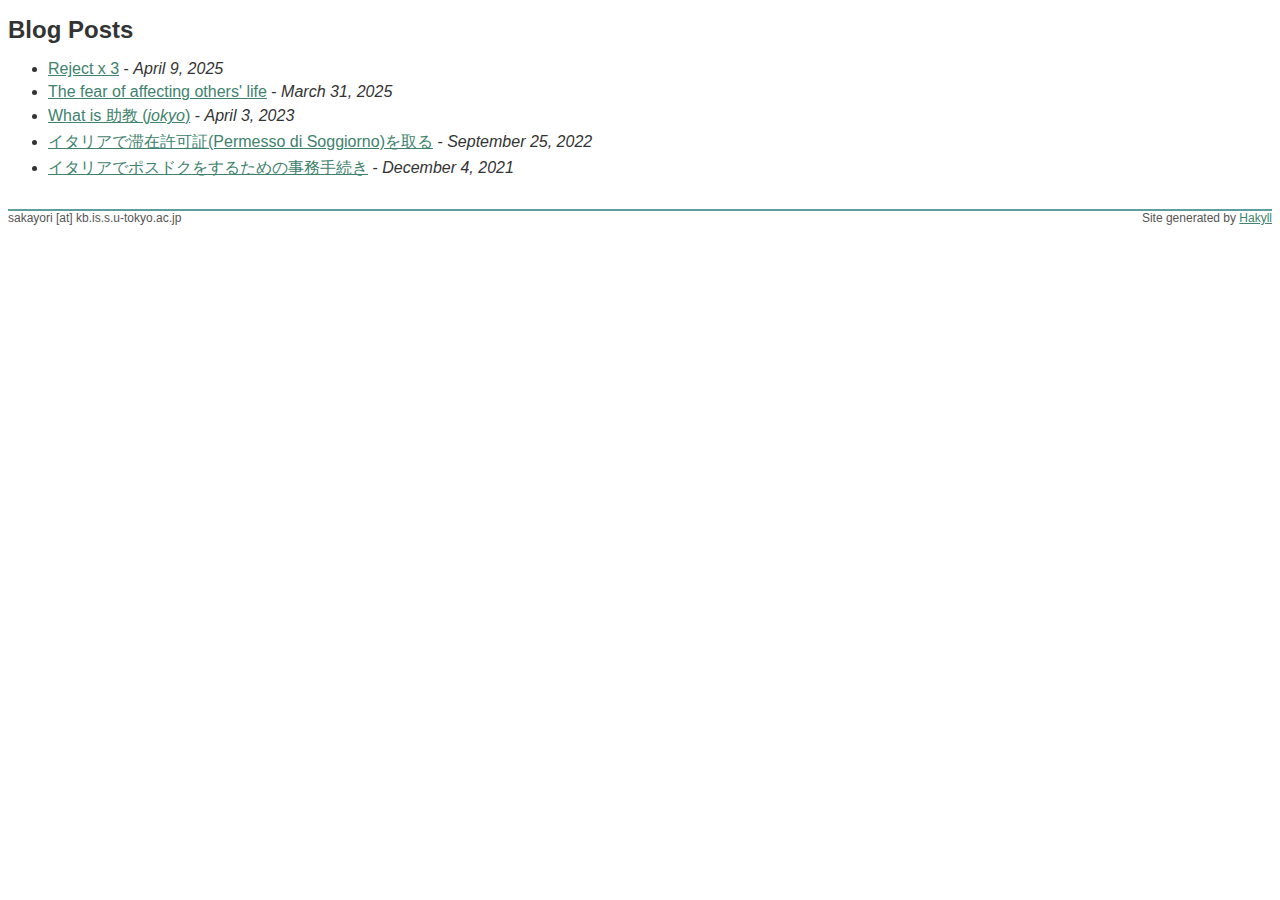
<file: docs/blog.html>
<!doctype html>
<html lang="en">
    <head>
        <meta charset="utf-8">
        <meta http-equiv="x-ua-compatible" content="ie=edge">
        <meta name="viewport" content="width=device-width, initial-scale=1">
        
        <title>Blog</title>
        <link rel="stylesheet" href="./css/default.css" />
    <!-- Matomo -->
    <script>
        var _paq = window._paq = window._paq || [];
        /* tracker methods like "setCustomDimension" should be called before "trackPageView" */
        _paq.push(['trackPageView']);
        _paq.push(['enableLinkTracking']);
        (function() {
            var u="https://ks-sakura-vps.tokyo:11443/";
            _paq.push(['setTrackerUrl', u+'matomo.php']);
            _paq.push(['setSiteId', '2']);
            var d=document, g=d.createElement('script'),  s=d.getElementsByTagName('script')[0];
            g.async=true; g.src=u+'matomo.js'; s.parentNode.insertBefore(g,s);
        })();
    </script>
    <!-- End Matomo Code -->

    </head>

    <body>
        <script src="scripts/theme.js"></script>
        <!--
        <div id="header">
            <div id="logo">
                <a href="/">Ken Sakayor (酒寄 健)</a>
            </div>
            <div id="navigation">
                <a href="/">Home</a>
            </div>
        </div>
        -->

        <div id="content">
          <header>
            <h1>Blog Posts</h1>
          </header>
          <main>
            <ul>
  <li><a href="./blog/posts/2025-04-09.html">Reject x 3</a> - <em>April  9, 2025</em></li>
<li><a href="./blog/posts/2025-03-31.html">The fear of affecting others' life</a> - <em>March 31, 2025</em></li>
<li><a href="./blog/posts/2023-04-03.html">What is 助教 (<em>jokyo</em>)</a> - <em>April  3, 2023</em></li>
<li><a href="./blog/posts/2022-09-25.html">イタリアで滞在許可証(Permesso di Soggiorno)を取る</a> - <em>September 25, 2022</em></li>
<li><a href="./blog/posts/2021-12-04.html">イタリアでポスドクをするための事務手続き</a> - <em>December  4, 2021</em></li>

</ul>

          </main>
        </div>
        <footer>
          <div id="contact">
	        sakayori [at] kb.is.s.u-tokyo.ac.jp
          </div>
          
          
          <div id="hakyll">
            Site generated by
            <a href="http://jaspervdj.be/hakyll">Hakyll</a>
          </div>
        </footer>

    </body>
</html>
</file>
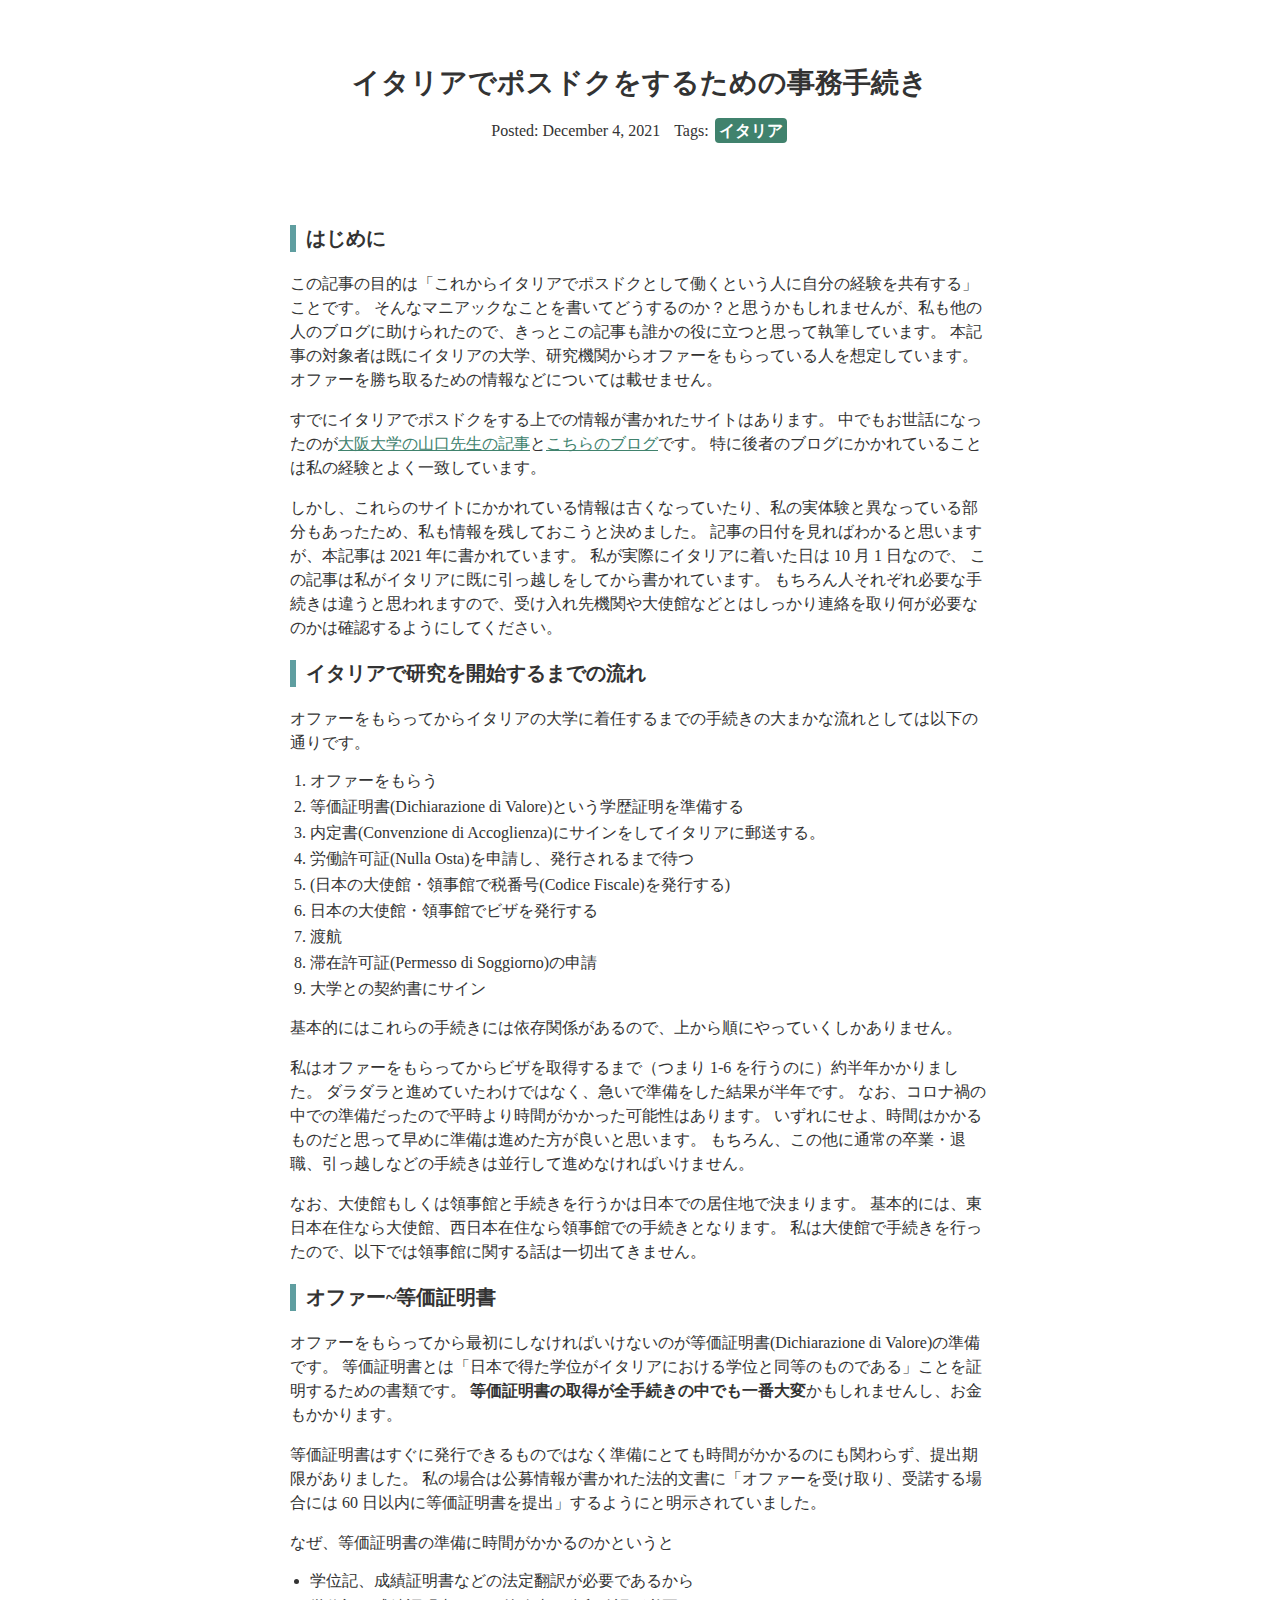
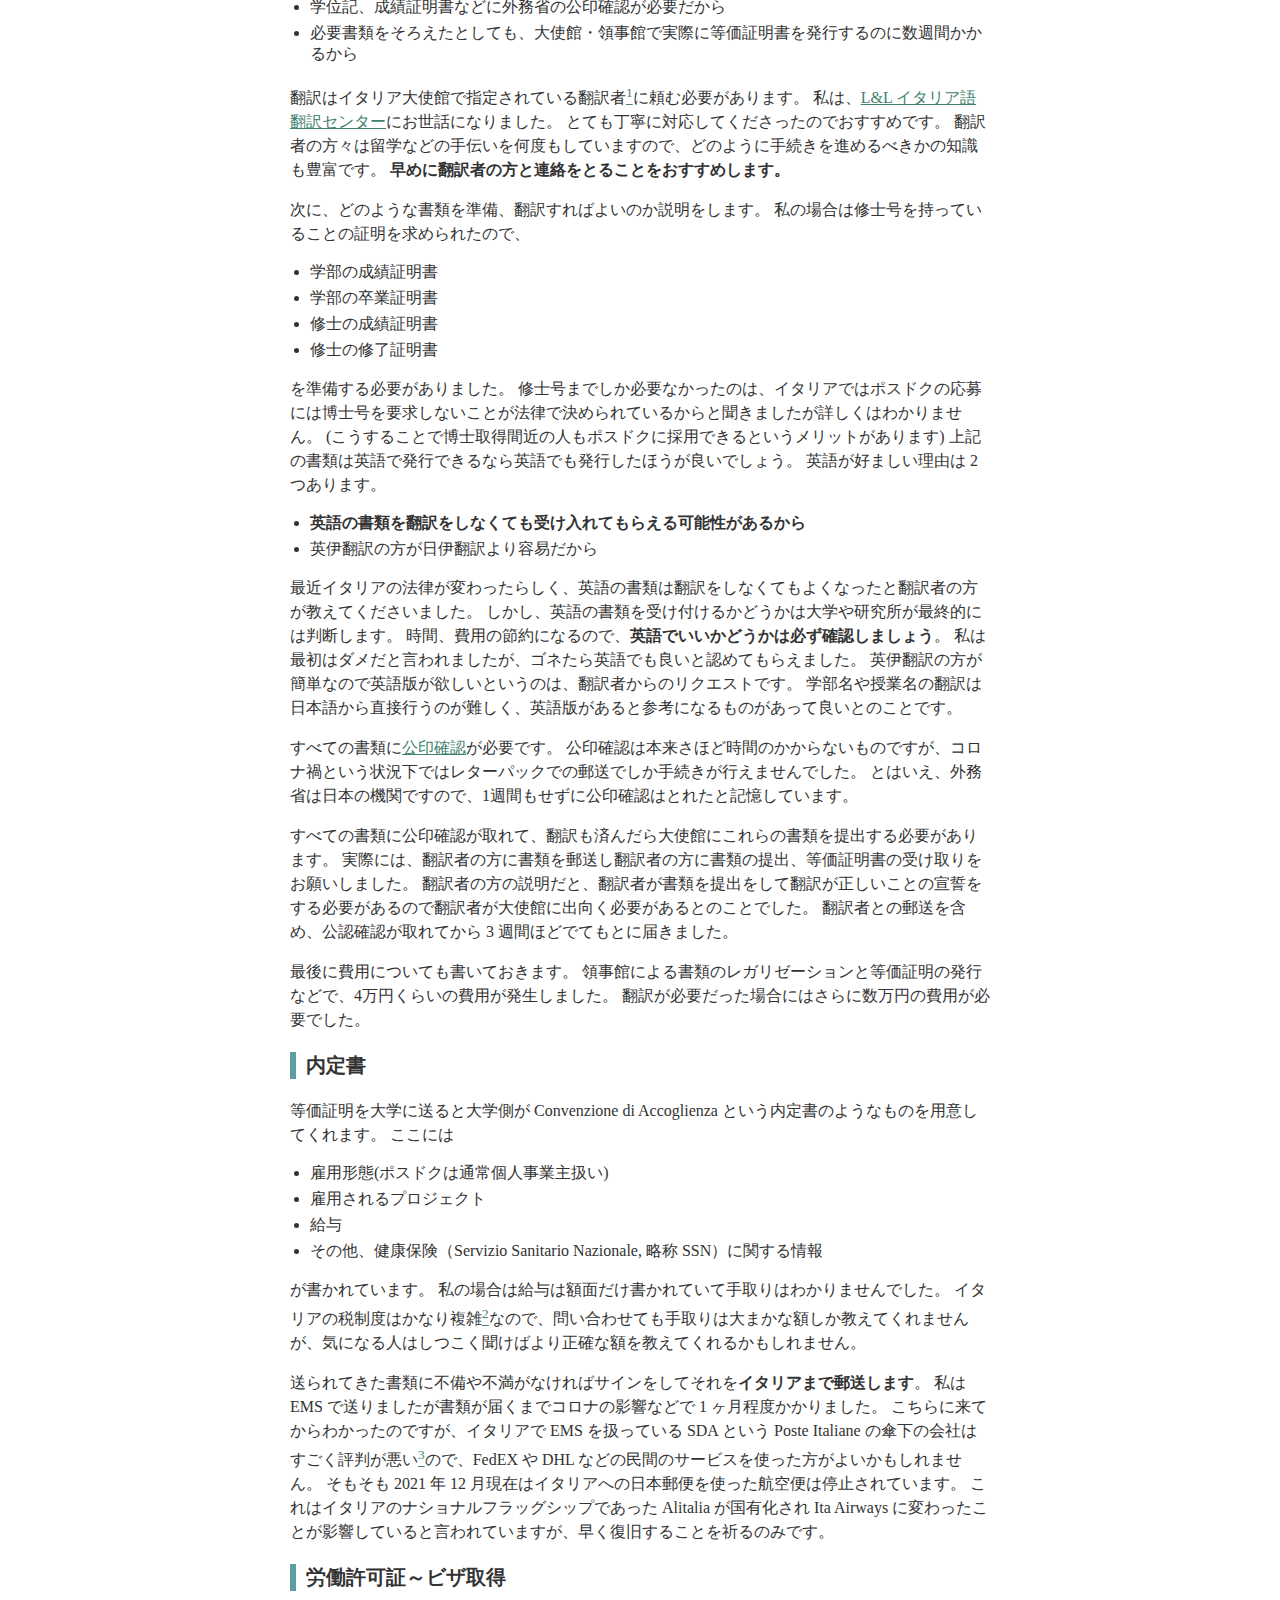
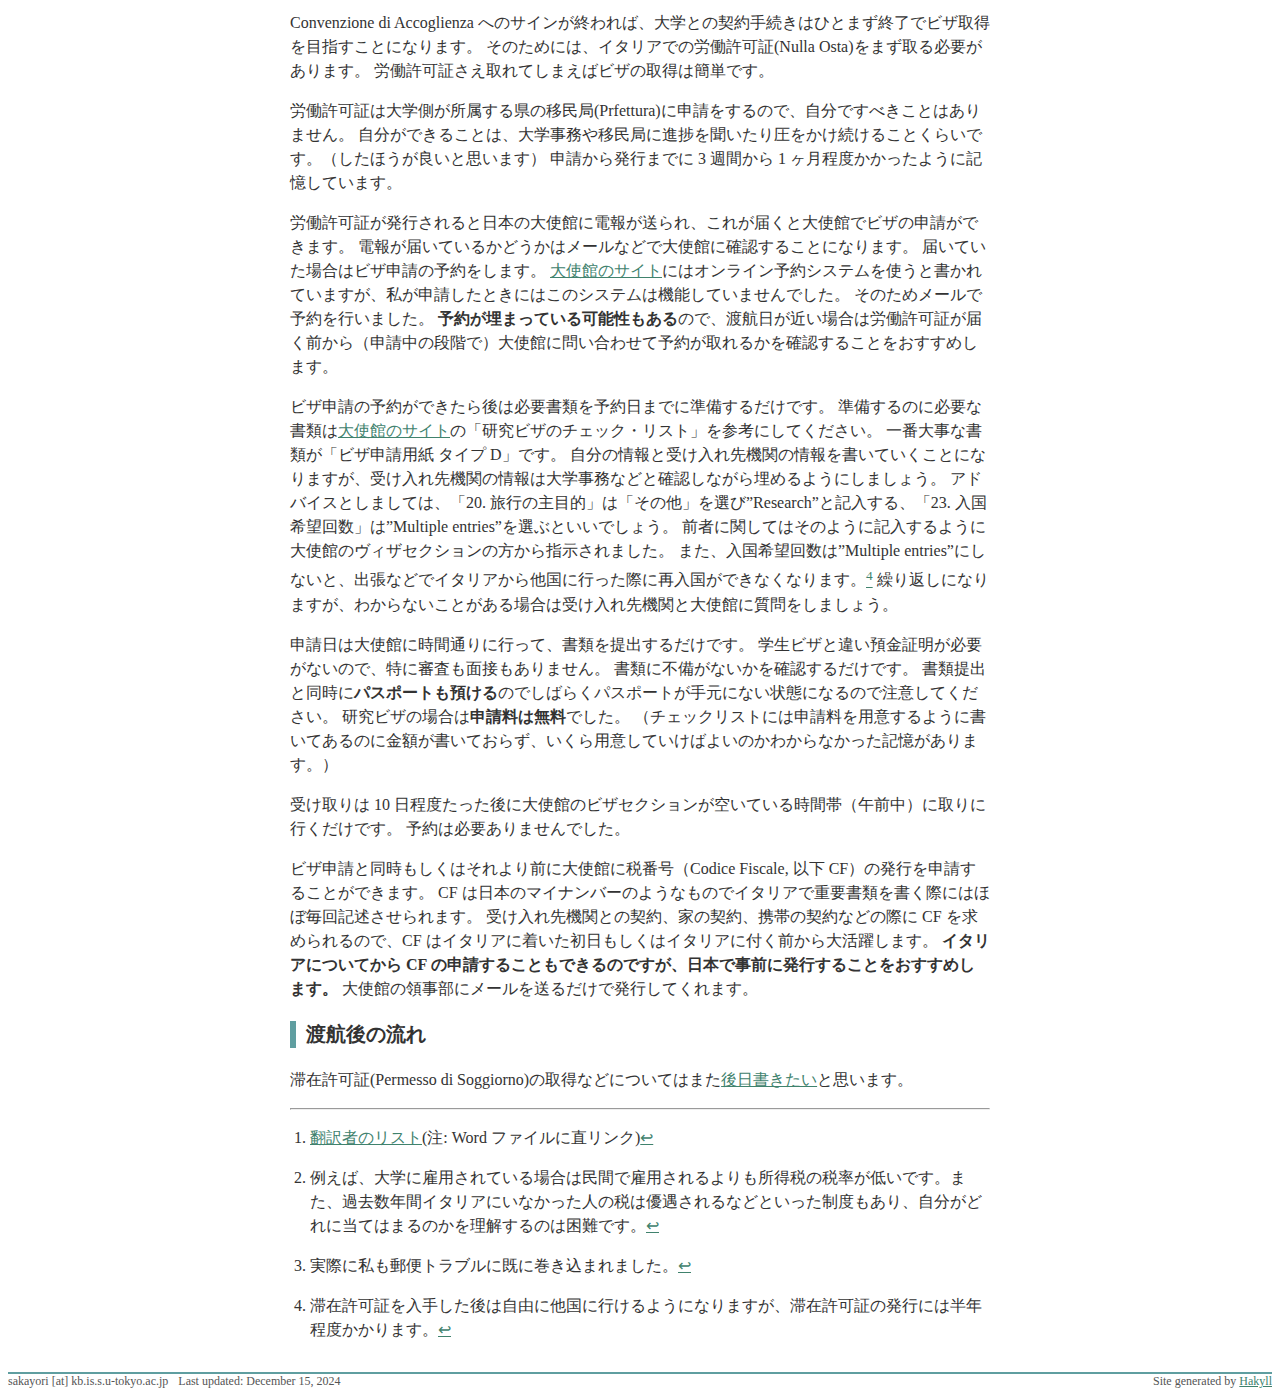
<file: docs/blog/posts/2021-12-04.html>
<!doctype html>
<html lang="en">
    <head>
        <meta charset="utf-8">
        <meta http-equiv="x-ua-compatible" content="ie=edge">
        <meta name="viewport" content="width=device-width, initial-scale=1">
        <link rel="stylesheet" href="../../css/posts.css" />
    </head>
    <body>
      <script src="../../scripts/theme.js"></script>
      <header class="article-header">
        <div id="header-title"><h1>イタリアでポスドクをするための事務手続き</h1></div>
        <div id="container">
          <span id="header-date">Posted: December  4, 2021</span>
          <span id="tags" style="margin-left: 10px;">Tags: <span class="tag">イタリア</span></span>
        </div>
    <!-- Matomo -->
    <script>
        var _paq = window._paq = window._paq || [];
        /* tracker methods like "setCustomDimension" should be called before "trackPageView" */
        _paq.push(['trackPageView']);
        _paq.push(['enableLinkTracking']);
        (function() {
            var u="https://ks-sakura-vps.tokyo:11443/";
            _paq.push(['setTrackerUrl', u+'matomo.php']);
            _paq.push(['setSiteId', '2']);
            var d=document, g=d.createElement('script'),  s=d.getElementsByTagName('script')[0];
            g.async=true; g.src=u+'matomo.js'; s.parentNode.insertBefore(g,s);
        })();
    </script>
    <!-- End Matomo Code -->

      </header>
      <main>
        <div id="content">
          <h2 id="はじめに">はじめに</h2>
<p>この記事の目的は「これからイタリアでポスドクとして働くという人に自分の経験を共有する」ことです。
そんなマニアックなことを書いてどうするのか？と思うかもしれませんが、私も他の人のブログに助けられたので、きっとこの記事も誰かの役に立つと思って執筆しています。
本記事の対象者は既にイタリアの大学、研究機関からオファーをもらっている人を想定しています。
オファーを勝ち取るための情報などについては載せません。</p>
<p>すでにイタリアでポスドクをする上での情報が書かれたサイトはあります。
中でもお世話になったのが<a href="http://www.rcnp.osaka-u.ac.jp/~yamaguti/wyama_RIKEN/wyama/visa_Italy.html">大阪大学の山口先生の記事</a>と<a href="http://blog.livedoor.jp/researchitaly/archives/1025692138.html">こちらのブログ</a>です。
特に後者のブログにかかれていることは私の経験とよく一致しています。</p>
<p>しかし、これらのサイトにかかれている情報は古くなっていたり、私の実体験と異なっている部分もあったため、私も情報を残しておこうと決めました。
記事の日付を見ればわかると思いますが、本記事は 2021 年に書かれています。
私が実際にイタリアに着いた日は 10 月 1 日なので、
この記事は私がイタリアに既に引っ越しをしてから書かれています。
もちろん人それぞれ必要な手続きは違うと思われますので、受け入れ先機関や大使館などとはしっかり連絡を取り何が必要なのかは確認するようにしてください。</p>
<h2 id="イタリアで研究を開始するまでの流れ">イタリアで研究を開始するまでの流れ</h2>
<p>オファーをもらってからイタリアの大学に着任するまでの手続きの大まかな流れとしては以下の通りです。</p>
<ol type="1">
<li>オファーをもらう</li>
<li>等価証明書(Dichiarazione di Valore)という学歴証明を準備する</li>
<li>内定書(Convenzione di Accoglienza)にサインをしてイタリアに郵送する。</li>
<li>労働許可証(Nulla Osta)を申請し、発行されるまで待つ</li>
<li>(日本の大使館・領事館で税番号(Codice Fiscale)を発行する)</li>
<li>日本の大使館・領事館でビザを発行する</li>
<li>渡航</li>
<li>滞在許可証(Permesso di Soggiorno)の申請</li>
<li>大学との契約書にサイン</li>
</ol>
<p>基本的にはこれらの手続きには依存関係があるので、上から順にやっていくしかありません。</p>
<p>私はオファーをもらってからビザを取得するまで（つまり 1-6 を行うのに）約半年かかりました。
ダラダラと進めていたわけではなく、急いで準備をした結果が半年です。
なお、コロナ禍の中での準備だったので平時より時間がかかった可能性はあります。
いずれにせよ、時間はかかるものだと思って早めに準備は進めた方が良いと思います。
もちろん、この他に通常の卒業・退職、引っ越しなどの手続きは並行して進めなければいけません。</p>
<p>なお、大使館もしくは領事館と手続きを行うかは日本での居住地で決まります。
基本的には、東日本在住なら大使館、西日本在住なら領事館での手続きとなります。
私は大使館で手続きを行ったので、以下では領事館に関する話は一切出てきません。</p>
<h2 id="オファー等価証明書">オファー~等価証明書</h2>
<p>オファーをもらってから最初にしなければいけないのが等価証明書(Dichiarazione di Valore)の準備です。
等価証明書とは「日本で得た学位がイタリアにおける学位と同等のものである」ことを証明するための書類です。
<strong>等価証明書の取得が全手続きの中でも一番大変</strong>かもしれませんし、お金もかかります。</p>
<p>等価証明書はすぐに発行できるものではなく準備にとても時間がかかるのにも関わらず、提出期限がありました。
私の場合は公募情報が書かれた法的文書に「オファーを受け取り、受諾する場合には 60 日以内に等価証明書を提出」するようにと明示されていました。</p>
<p>なぜ、等価証明書の準備に時間がかかるのかというと</p>
<ul>
<li>学位記、成績証明書などの法定翻訳が必要であるから</li>
<li>学位記、成績証明書などに外務省の公印確認が必要だから</li>
<li>必要書類をそろえたとしても、大使館・領事館で実際に等価証明書を発行するのに数週間かかるから</li>
</ul>
<p>翻訳はイタリア大使館で指定されている翻訳者<a href="#fn1" class="footnote-ref" id="fnref1" role="doc-noteref"><sup>1</sup></a>に頼む必要があります。
私は、<a href="https://www.ittranswix.com/">L&amp;L イタリア語翻訳センター</a>にお世話になりました。
とても丁寧に対応してくださったのでおすすめです。
翻訳者の方々は留学などの手伝いを何度もしていますので、どのように手続きを進めるべきかの知識も豊富です。
<strong>早めに翻訳者の方と連絡をとることをおすすめします。</strong></p>
<p>次に、どのような書類を準備、翻訳すればよいのか説明をします。
私の場合は修士号を持っていることの証明を求められたので、</p>
<ul>
<li>学部の成績証明書</li>
<li>学部の卒業証明書</li>
<li>修士の成績証明書</li>
<li>修士の修了証明書</li>
</ul>
<p>を準備する必要がありました。
修士号までしか必要なかったのは、イタリアではポスドクの応募には博士号を要求しないことが法律で決められているからと聞きましたが詳しくはわかりません。
(こうすることで博士取得間近の人もポスドクに採用できるというメリットがあります)
上記の書類は英語で発行できるなら英語でも発行したほうが良いでしょう。
英語が好ましい理由は 2 つあります。</p>
<ul>
<li><strong>英語の書類を翻訳をしなくても受け入れてもらえる可能性があるから</strong></li>
<li>英伊翻訳の方が日伊翻訳より容易だから</li>
</ul>
<p>最近イタリアの法律が変わったらしく、英語の書類は翻訳をしなくてもよくなったと翻訳者の方が教えてくださいました。
しかし、英語の書類を受け付けるかどうかは大学や研究所が最終的には判断します。
時間、費用の節約になるので、<strong>英語でいいかどうかは必ず確認しましょう</strong>。
私は最初はダメだと言われましたが、ゴネたら英語でも良いと認めてもらえました。
英伊翻訳の方が簡単なので英語版が欲しいというのは、翻訳者からのリクエストです。
学部名や授業名の翻訳は日本語から直接行うのが難しく、英語版があると参考になるものがあって良いとのことです。</p>
<p>すべての書類に<a href="https://www.mofa.go.jp/mofaj/toko/page22_000548.html">公印確認</a>が必要です。
公印確認は本来さほど時間のかからないものですが、コロナ禍という状況下ではレターパックでの郵送でしか手続きが行えませんでした。
とはいえ、外務省は日本の機関ですので、1週間もせずに公印確認はとれたと記憶しています。</p>
<p>すべての書類に公印確認が取れて、翻訳も済んだら大使館にこれらの書類を提出する必要があります。
実際には、翻訳者の方に書類を郵送し翻訳者の方に書類の提出、等価証明書の受け取りをお願いしました。
翻訳者の方の説明だと、翻訳者が書類を提出をして翻訳が正しいことの宣誓をする必要があるので翻訳者が大使館に出向く必要があるとのことでした。
翻訳者との郵送を含め、公認確認が取れてから 3 週間ほどでてもとに届きました。</p>
<p>最後に費用についても書いておきます。
領事館による書類のレガリゼーションと等価証明の発行などで、4万円くらいの費用が発生しました。
翻訳が必要だった場合にはさらに数万円の費用が必要でした。</p>
<h2 id="内定書">内定書</h2>
<p>等価証明を大学に送ると大学側が Convenzione di Accoglienza という内定書のようなものを用意してくれます。
ここには</p>
<ul>
<li>雇用形態(ポスドクは通常個人事業主扱い)</li>
<li>雇用されるプロジェクト</li>
<li>給与</li>
<li>その他、健康保険（Servizio Sanitario Nazionale, 略称 SSN）に関する情報</li>
</ul>
<p>が書かれています。
私の場合は給与は額面だけ書かれていて手取りはわかりませんでした。
イタリアの税制度はかなり複雑<a href="#fn2" class="footnote-ref" id="fnref2" role="doc-noteref"><sup>2</sup></a>なので、問い合わせても手取りは大まかな額しか教えてくれませんが、気になる人はしつこく聞けばより正確な額を教えてくれるかもしれません。</p>
<p>送られてきた書類に不備や不満がなければサインをしてそれを<strong>イタリアまで郵送します</strong>。
私は EMS で送りましたが書類が届くまでコロナの影響などで 1 ヶ月程度かかりました。
こちらに来てからわかったのですが、イタリアで EMS を扱っている SDA という Poste Italiane の傘下の会社はすごく評判が悪い<a href="#fn3" class="footnote-ref" id="fnref3" role="doc-noteref"><sup>3</sup></a>ので、FedEX や DHL などの民間のサービスを使った方がよいかもしれません。
そもそも 2021 年 12 月現在はイタリアへの日本郵便を使った航空便は停止されています。
これはイタリアのナショナルフラッグシップであった Alitalia が国有化され Ita Airways に変わったことが影響していると言われていますが、早く復旧することを祈るのみです。</p>
<h2 id="労働許可証ビザ取得">労働許可証～ビザ取得</h2>
<p>Convenzione di Accoglienza へのサインが終われば、大学との契約手続きはひとまず終了でビザ取得を目指すことになります。
そのためには、イタリアでの労働許可証(Nulla Osta)をまず取る必要があります。
労働許可証さえ取れてしまえばビザの取得は簡単です。</p>
<p>労働許可証は大学側が所属する県の移民局(Prfettura)に申請をするので、自分ですべきことはありません。
自分ができることは、大学事務や移民局に進捗を聞いたり圧をかけ続けることくらいです。（したほうが良いと思います）
申請から発行までに 3 週間から 1 ヶ月程度かかったように記憶しています。</p>
<p>労働許可証が発行されると日本の大使館に電報が送られ、これが届くと大使館でビザの申請ができます。
電報が届いているかどうかはメールなどで大使館に確認することになります。
届いていた場合はビザ申請の予約をします。
<a href="https://ambtokyo.esteri.it/ambasciata_tokyo/ja/informazioni_e_servizi/visti/">大使館のサイト</a>にはオンライン予約システムを使うと書かれていますが、私が申請したときにはこのシステムは機能していませんでした。
そのためメールで予約を行いました。
<strong>予約が埋まっている可能性もある</strong>ので、渡航日が近い場合は労働許可証が届く前から（申請中の段階で）大使館に問い合わせて予約が取れるかを確認することをおすすめします。</p>
<p>ビザ申請の予約ができたら後は必要書類を予約日までに準備するだけです。
準備するのに必要な書類は<a href="https://ambtokyo.esteri.it/ambasciata_tokyo/ja/in_linea_con_utente/modulistica">大使館のサイト</a>の「研究ビザのチェック・リスト」を参考にしてください。
一番大事な書類が「ビザ申請用紙 タイプ D」です。
自分の情報と受け入れ先機関の情報を書いていくことになりますが、受け入れ先機関の情報は大学事務などと確認しながら埋めるようにしましょう。
アドバイスとしましては、「20. 旅行の主目的」は「その他」を選び”Research”と記入する、「23. 入国希望回数」は”Multiple entries”を選ぶといいでしょう。
前者に関してはそのように記入するように大使館のヴィザセクションの方から指示されました。
また、入国希望回数は”Multiple entries”にしないと、出張などでイタリアから他国に行った際に再入国ができなくなります。<a href="#fn4" class="footnote-ref" id="fnref4" role="doc-noteref"><sup>4</sup></a>
繰り返しになりますが、わからないことがある場合は受け入れ先機関と大使館に質問をしましょう。</p>
<p>申請日は大使館に時間通りに行って、書類を提出するだけです。
学生ビザと違い預金証明が必要がないので、特に審査も面接もありません。
書類に不備がないかを確認するだけです。
書類提出と同時に<strong>パスポートも預ける</strong>のでしばらくパスポートが手元にない状態になるので注意してください。
研究ビザの場合は<strong>申請料は無料</strong>でした。
（チェックリストには申請料を用意するように書いてあるのに金額が書いておらず、いくら用意していけばよいのかわからなかった記憶があります。）</p>
<p>受け取りは 10 日程度たった後に大使館のビザセクションが空いている時間帯（午前中）に取りに行くだけです。
予約は必要ありませんでした。</p>
<p>ビザ申請と同時もしくはそれより前に大使館に税番号（Codice Fiscale, 以下 CF）の発行を申請することができます。
CF は日本のマイナンバーのようなものでイタリアで重要書類を書く際にはほぼ毎回記述させられます。
受け入れ先機関との契約、家の契約、携帯の契約などの際に CF を求められるので、CF はイタリアに着いた初日もしくはイタリアに付く前から大活躍します。
<strong>イタリアについてから CF の申請することもできるのですが、日本で事前に発行することをおすすめします。</strong>
大使館の領事部にメールを送るだけで発行してくれます。</p>
<h2 id="渡航後の流れ">渡航後の流れ</h2>
<p>滞在許可証(Permesso di Soggiorno)の取得などについてはまた<a href="2022-09-25.html">後日書きたい</a>と思います。</p>
<section id="footnotes" class="footnotes footnotes-end-of-document" role="doc-endnotes">
<hr />
<ol>
<li id="fn1"><p><a href="https://ambtokyo.esteri.it/ambasciata_tokyo/resource/doc/2019/11/lista_traduttori_di_riferimento_ordine_alfabetico.docx">翻訳者のリスト</a>(注: Word ファイルに直リンク)<a href="#fnref1" class="footnote-back" role="doc-backlink">↩︎</a></p></li>
<li id="fn2"><p>例えば、大学に雇用されている場合は民間で雇用されるよりも所得税の税率が低いです。また、過去数年間イタリアにいなかった人の税は優遇されるなどといった制度もあり、自分がどれに当てはまるのかを理解するのは困難です。<a href="#fnref2" class="footnote-back" role="doc-backlink">↩︎</a></p></li>
<li id="fn3"><p>実際に私も郵便トラブルに既に巻き込まれました。<a href="#fnref3" class="footnote-back" role="doc-backlink">↩︎</a></p></li>
<li id="fn4"><p>滞在許可証を入手した後は自由に他国に行けるようになりますが、滞在許可証の発行には半年程度かかります。<a href="#fnref4" class="footnote-back" role="doc-backlink">↩︎</a></p></li>
</ol>
</section>
        </div>
      </main>
        <footer>
          <div id="contact">
	        sakayori [at] kb.is.s.u-tokyo.ac.jp
          </div>
          
          <div id="last-updated">
            Last updated: December 15, 2024
          </div>
          
          <div id="hakyll">
            Site generated by
            <a href="http://jaspervdj.be/hakyll">Hakyll</a>
          </div>
        </footer>

</html>
</file>
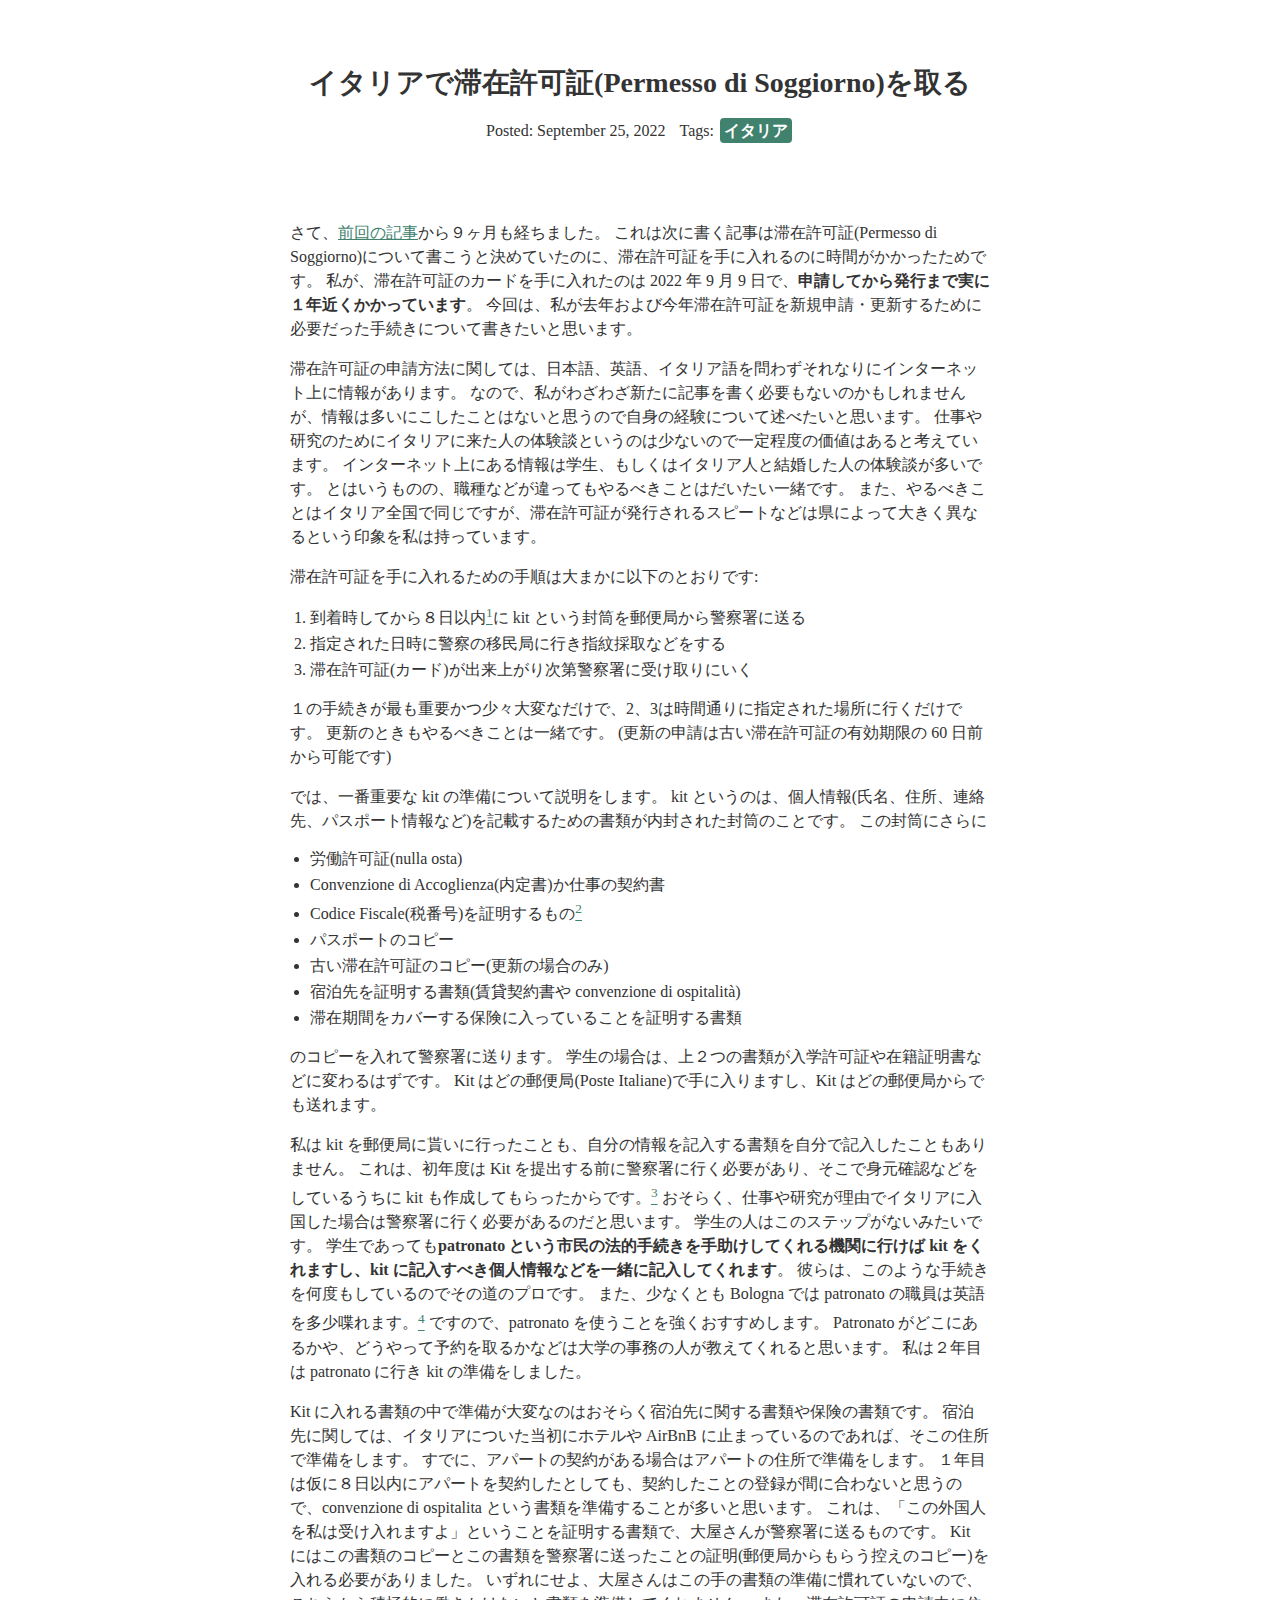
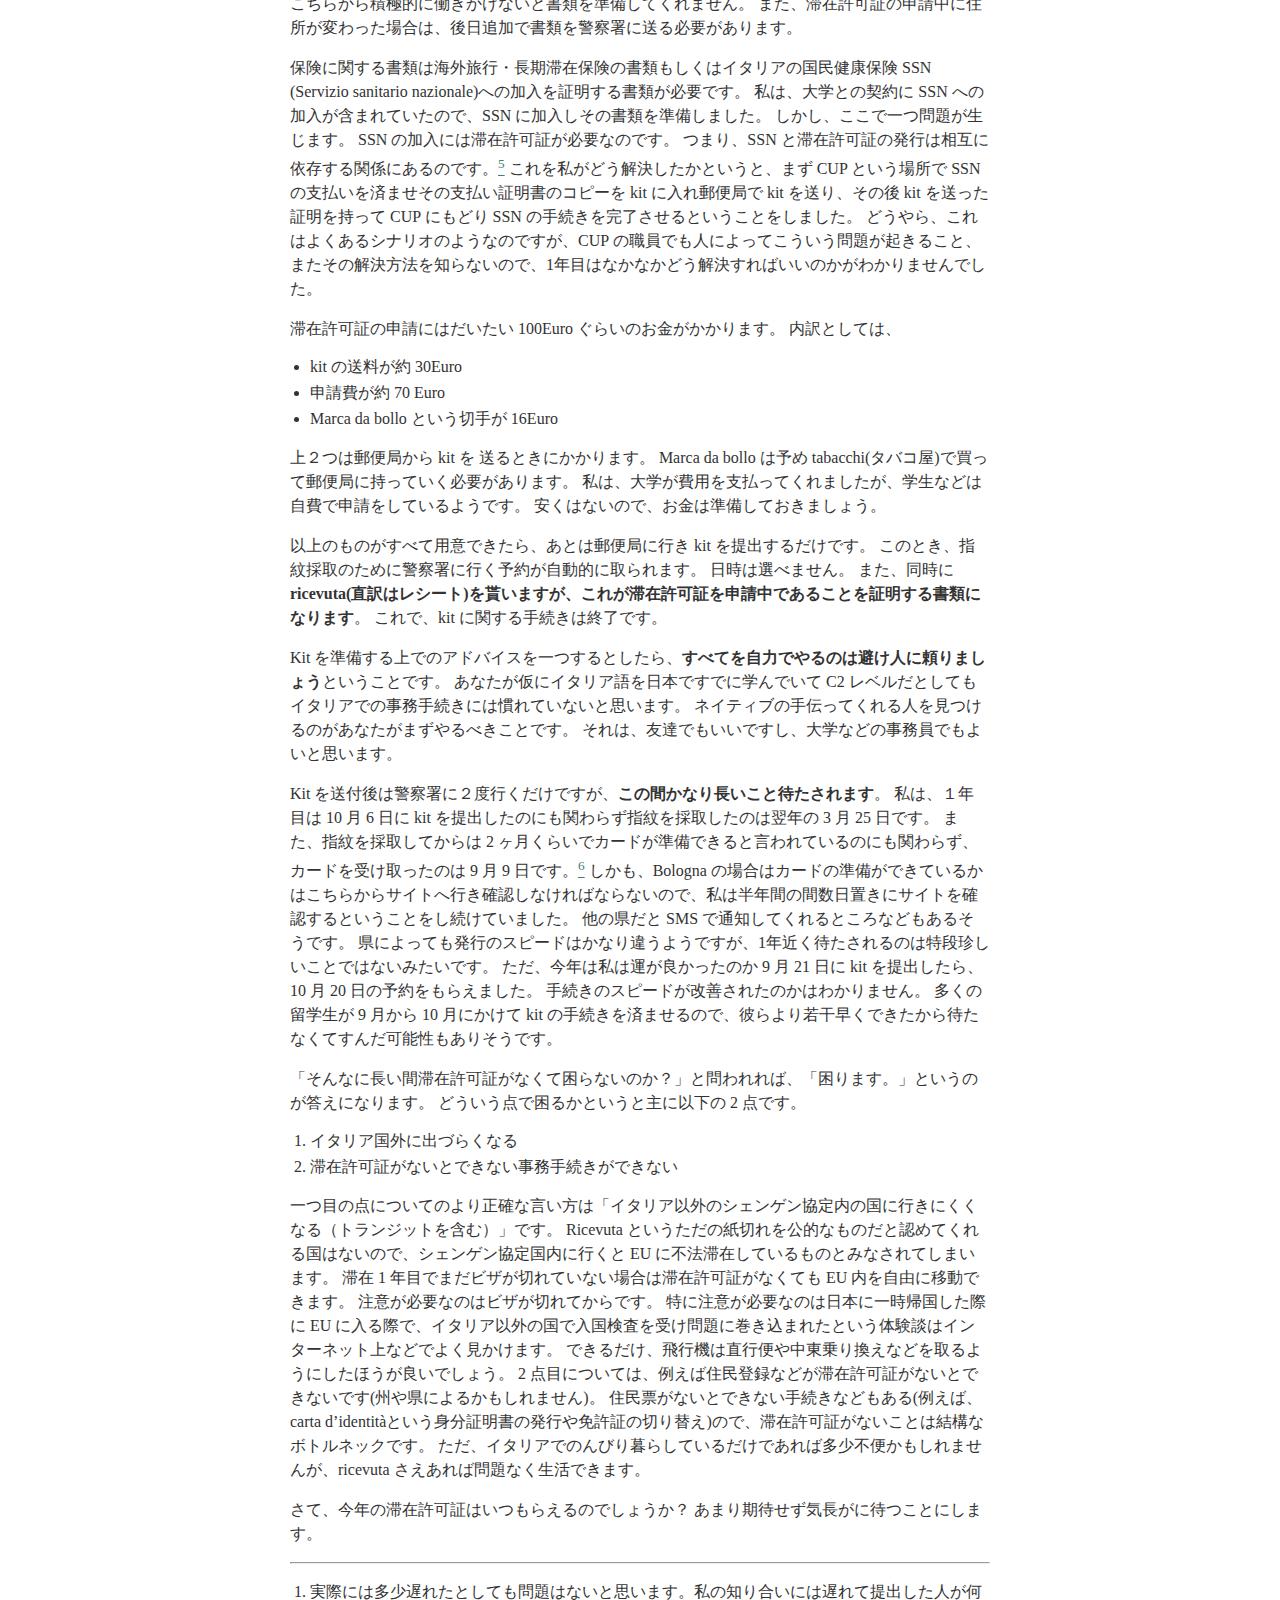
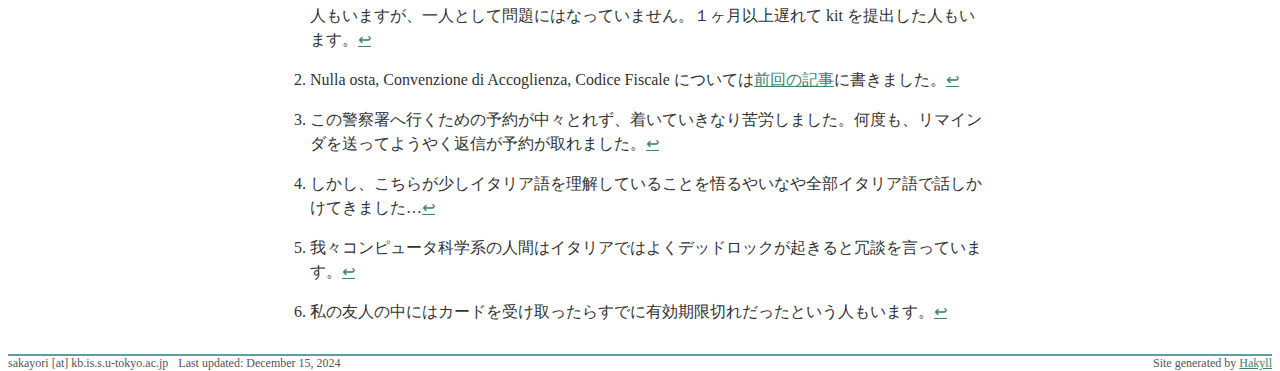
<file: docs/blog/posts/2022-09-25.html>
<!doctype html>
<html lang="en">
    <head>
        <meta charset="utf-8">
        <meta http-equiv="x-ua-compatible" content="ie=edge">
        <meta name="viewport" content="width=device-width, initial-scale=1">
        <link rel="stylesheet" href="../../css/posts.css" />
    </head>
    <body>
      <script src="../../scripts/theme.js"></script>
      <header class="article-header">
        <div id="header-title"><h1>イタリアで滞在許可証(Permesso di Soggiorno)を取る</h1></div>
        <div id="container">
          <span id="header-date">Posted: September 25, 2022</span>
          <span id="tags" style="margin-left: 10px;">Tags: <span class="tag">イタリア</span></span>
        </div>
    <!-- Matomo -->
    <script>
        var _paq = window._paq = window._paq || [];
        /* tracker methods like "setCustomDimension" should be called before "trackPageView" */
        _paq.push(['trackPageView']);
        _paq.push(['enableLinkTracking']);
        (function() {
            var u="https://ks-sakura-vps.tokyo:11443/";
            _paq.push(['setTrackerUrl', u+'matomo.php']);
            _paq.push(['setSiteId', '2']);
            var d=document, g=d.createElement('script'),  s=d.getElementsByTagName('script')[0];
            g.async=true; g.src=u+'matomo.js'; s.parentNode.insertBefore(g,s);
        })();
    </script>
    <!-- End Matomo Code -->

      </header>
      <main>
        <div id="content">
          <p>さて、<a href="2021-12-04.html">前回の記事</a>から９ヶ月も経ちました。
これは次に書く記事は滞在許可証(Permesso di Soggiorno)について書こうと決めていたのに、滞在許可証を手に入れるのに時間がかかったためです。
私が、滞在許可証のカードを手に入れたのは 2022 年 9 月 9 日で、<strong>申請してから発行まで実に１年近くかかっています</strong>。
今回は、私が去年および今年滞在許可証を新規申請・更新するために必要だった手続きについて書きたいと思います。</p>
<p>滞在許可証の申請方法に関しては、日本語、英語、イタリア語を問わずそれなりにインターネット上に情報があります。
なので、私がわざわざ新たに記事を書く必要もないのかもしれませんが、情報は多いにこしたことはないと思うので自身の経験について述べたいと思います。
仕事や研究のためにイタリアに来た人の体験談というのは少ないので一定程度の価値はあると考えています。
インターネット上にある情報は学生、もしくはイタリア人と結婚した人の体験談が多いです。
とはいうものの、職種などが違ってもやるべきことはだいたい一緒です。
また、やるべきことはイタリア全国で同じですが、滞在許可証が発行されるスピートなどは県によって大きく異なるという印象を私は持っています。</p>
<p>滞在許可証を手に入れるための手順は大まかに以下のとおりです:</p>
<ol type="1">
<li>到着時してから８日以内<a href="#fn1" class="footnote-ref" id="fnref1" role="doc-noteref"><sup>1</sup></a>に kit という封筒を郵便局から警察署に送る</li>
<li>指定された日時に警察の移民局に行き指紋採取などをする</li>
<li>滞在許可証(カード)が出来上がり次第警察署に受け取りにいく</li>
</ol>
<p>１の手続きが最も重要かつ少々大変なだけで、2、3は時間通りに指定された場所に行くだけです。
更新のときもやるべきことは一緒です。
(更新の申請は古い滞在許可証の有効期限の 60 日前から可能です)</p>
<p>では、一番重要な kit の準備について説明をします。
kit というのは、個人情報(氏名、住所、連絡先、パスポート情報など)を記載するための書類が内封された封筒のことです。
この封筒にさらに</p>
<ul>
<li>労働許可証(nulla osta)</li>
<li>Convenzione di Accoglienza(内定書)か仕事の契約書</li>
<li>Codice Fiscale(税番号)を証明するもの<a href="#fn2" class="footnote-ref" id="fnref2" role="doc-noteref"><sup>2</sup></a></li>
<li>パスポートのコピー</li>
<li>古い滞在許可証のコピー(更新の場合のみ)</li>
<li>宿泊先を証明する書類(賃貸契約書や convenzione di ospitalità)</li>
<li>滞在期間をカバーする保険に入っていることを証明する書類</li>
</ul>
<p>のコピーを入れて警察署に送ります。
学生の場合は、上２つの書類が入学許可証や在籍証明書などに変わるはずです。
Kit はどの郵便局(Poste Italiane)で手に入りますし、Kit はどの郵便局からでも送れます。</p>
<p>私は kit を郵便局に貰いに行ったことも、自分の情報を記入する書類を自分で記入したこともありません。
これは、初年度は Kit を提出する前に警察署に行く必要があり、そこで身元確認などをしているうちに kit も作成してもらったからです。<a href="#fn3" class="footnote-ref" id="fnref3" role="doc-noteref"><sup>3</sup></a>
おそらく、仕事や研究が理由でイタリアに入国した場合は警察署に行く必要があるのだと思います。
学生の人はこのステップがないみたいです。
学生であっても<strong>patronato という市民の法的手続きを手助けしてくれる機関に行けば kit をくれますし、kit に記入すべき個人情報などを一緒に記入してくれます</strong>。
彼らは、このような手続きを何度もしているのでその道のプロです。
また、少なくとも Bologna では patronato の職員は英語を多少喋れます。<a href="#fn4" class="footnote-ref" id="fnref4" role="doc-noteref"><sup>4</sup></a>
ですので、patronato を使うことを強くおすすめします。
Patronato がどこにあるかや、どうやって予約を取るかなどは大学の事務の人が教えてくれると思います。
私は２年目は patronato に行き kit の準備をしました。</p>
<p>Kit に入れる書類の中で準備が大変なのはおそらく宿泊先に関する書類や保険の書類です。
宿泊先に関しては、イタリアについた当初にホテルや AirBnB に止まっているのであれば、そこの住所で準備をします。
すでに、アパートの契約がある場合はアパートの住所で準備をします。
１年目は仮に８日以内にアパートを契約したとしても、契約したことの登録が間に合わないと思うので、convenzione di ospitalita という書類を準備することが多いと思います。
これは、「この外国人を私は受け入れますよ」ということを証明する書類で、大屋さんが警察署に送るものです。
Kit にはこの書類のコピーとこの書類を警察署に送ったことの証明(郵便局からもらう控えのコピー)を入れる必要がありました。
いずれにせよ、大屋さんはこの手の書類の準備に慣れていないので、こちらから積極的に働きかけないと書類を準備してくれません。
また、滞在許可証の申請中に住所が変わった場合は、後日追加で書類を警察署に送る必要があります。</p>
<p>保険に関する書類は海外旅行・長期滞在保険の書類もしくはイタリアの国民健康保険 SSN (Servizio sanitario nazionale)への加入を証明する書類が必要です。
私は、大学との契約に SSN への加入が含まれていたので、SSN に加入しその書類を準備しました。
しかし、ここで一つ問題が生じます。
SSN の加入には滞在許可証が必要なのです。
つまり、SSN と滞在許可証の発行は相互に依存する関係にあるのです。<a href="#fn5" class="footnote-ref" id="fnref5" role="doc-noteref"><sup>5</sup></a>
これを私がどう解決したかというと、まず CUP という場所で SSN の支払いを済ませその支払い証明書のコピーを kit に入れ郵便局で kit を送り、その後 kit を送った証明を持って CUP にもどり SSN の手続きを完了させるということをしました。
どうやら、これはよくあるシナリオのようなのですが、CUP の職員でも人によってこういう問題が起きること、またその解決方法を知らないので、1年目はなかなかどう解決すればいいのかがわかりませんでした。</p>
<p>滞在許可証の申請にはだいたい 100Euro ぐらいのお金がかかります。
内訳としては、</p>
<ul>
<li>kit の送料が約 30Euro</li>
<li>申請費が約 70 Euro</li>
<li>Marca da bollo という切手が 16Euro</li>
</ul>
<p>上２つは郵便局から kit を 送るときにかかります。
Marca da bollo は予め tabacchi(タバコ屋)で買って郵便局に持っていく必要があります。
私は、大学が費用を支払ってくれましたが、学生などは自費で申請をしているようです。
安くはないので、お金は準備しておきましょう。</p>
<p>以上のものがすべて用意できたら、あとは郵便局に行き kit を提出するだけです。
このとき、指紋採取のために警察署に行く予約が自動的に取られます。
日時は選べません。
また、同時に<strong>ricevuta(直訳はレシート)を貰いますが、これが滞在許可証を申請中であることを証明する書類になります</strong>。
これで、kit に関する手続きは終了です。</p>
<p>Kit を準備する上でのアドバイスを一つするとしたら、<strong>すべてを自力でやるのは避け人に頼りましょう</strong>ということです。
あなたが仮にイタリア語を日本ですでに学んでいて C2 レベルだとしてもイタリアでの事務手続きには慣れていないと思います。
ネイティブの手伝ってくれる人を見つけるのがあなたがまずやるべきことです。
それは、友達でもいいですし、大学などの事務員でもよいと思います。</p>
<p>Kit を送付後は警察署に２度行くだけですが、<strong>この間かなり長いこと待たされます</strong>。
私は、１年目は 10 月 6 日に kit を提出したのにも関わらず指紋を採取したのは翌年の 3 月 25 日です。
また、指紋を採取してからは 2 ヶ月くらいでカードが準備できると言われているのにも関わらず、カードを受け取ったのは 9 月 9 日です。<a href="#fn6" class="footnote-ref" id="fnref6" role="doc-noteref"><sup>6</sup></a>
しかも、Bologna の場合はカードの準備ができているかはこちらからサイトへ行き確認しなければならないので、私は半年間の間数日置きにサイトを確認するということをし続けていました。
他の県だと SMS で通知してくれるところなどもあるそうです。
県によっても発行のスピードはかなり違うようですが、1年近く待たされるのは特段珍しいことではないみたいです。
ただ、今年は私は運が良かったのか 9 月 21 日に kit を提出したら、10 月 20 日の予約をもらえました。
手続きのスピードが改善されたのかはわかりません。
多くの留学生が 9 月から 10 月にかけて kit の手続きを済ませるので、彼らより若干早くできたから待たなくてすんだ可能性もありそうです。</p>
<p>「そんなに長い間滞在許可証がなくて困らないのか？」と問われれば、「困ります。」というのが答えになります。
どういう点で困るかというと主に以下の 2 点です。</p>
<ol type="1">
<li>イタリア国外に出づらくなる</li>
<li>滞在許可証がないとできない事務手続きができない</li>
</ol>
<p>一つ目の点についてのより正確な言い方は「イタリア以外のシェンゲン協定内の国に行きにくくなる（トランジットを含む）」です。
Ricevuta というただの紙切れを公的なものだと認めてくれる国はないので、シェンゲン協定国内に行くと EU に不法滞在しているものとみなされてしまいます。
滞在 1 年目でまだビザが切れていない場合は滞在許可証がなくても EU 内を自由に移動できます。
注意が必要なのはビザが切れてからです。
特に注意が必要なのは日本に一時帰国した際に EU に入る際で、イタリア以外の国で入国検査を受け問題に巻き込まれたという体験談はインターネット上などでよく見かけます。
できるだけ、飛行機は直行便や中東乗り換えなどを取るようにしたほうが良いでしょう。
2 点目については、例えば住民登録などが滞在許可証がないとできないです(州や県によるかもしれません)。
住民票がないとできない手続きなどもある(例えば、carta d’identitàという身分証明書の発行や免許証の切り替え)ので、滞在許可証がないことは結構なボトルネックです。
ただ、イタリアでのんびり暮らしているだけであれば多少不便かもしれませんが、ricevuta さえあれば問題なく生活できます。</p>
<p>さて、今年の滞在許可証はいつもらえるのでしょうか？
あまり期待せず気長がに待つことにします。</p>
<section id="footnotes" class="footnotes footnotes-end-of-document" role="doc-endnotes">
<hr />
<ol>
<li id="fn1"><p>実際には多少遅れたとしても問題はないと思います。私の知り合いには遅れて提出した人が何人もいますが、一人として問題にはなっていません。１ヶ月以上遅れて kit を提出した人もいます。<a href="#fnref1" class="footnote-back" role="doc-backlink">↩︎</a></p></li>
<li id="fn2"><p>Nulla osta, Convenzione di Accoglienza, Codice Fiscale については<a href="2021-12-04.html">前回の記事</a>に書きました。<a href="#fnref2" class="footnote-back" role="doc-backlink">↩︎</a></p></li>
<li id="fn3"><p>この警察署へ行くための予約が中々とれず、着いていきなり苦労しました。何度も、リマインダを送ってようやく返信が予約が取れました。<a href="#fnref3" class="footnote-back" role="doc-backlink">↩︎</a></p></li>
<li id="fn4"><p>しかし、こちらが少しイタリア語を理解していることを悟るやいなや全部イタリア語で話しかけてきました…<a href="#fnref4" class="footnote-back" role="doc-backlink">↩︎</a></p></li>
<li id="fn5"><p>我々コンピュータ科学系の人間はイタリアではよくデッドロックが起きると冗談を言っています。<a href="#fnref5" class="footnote-back" role="doc-backlink">↩︎</a></p></li>
<li id="fn6"><p>私の友人の中にはカードを受け取ったらすでに有効期限切れだったという人もいます。<a href="#fnref6" class="footnote-back" role="doc-backlink">↩︎</a></p></li>
</ol>
</section>
        </div>
      </main>
        <footer>
          <div id="contact">
	        sakayori [at] kb.is.s.u-tokyo.ac.jp
          </div>
          
          <div id="last-updated">
            Last updated: December 15, 2024
          </div>
          
          <div id="hakyll">
            Site generated by
            <a href="http://jaspervdj.be/hakyll">Hakyll</a>
          </div>
        </footer>

</html>
</file>
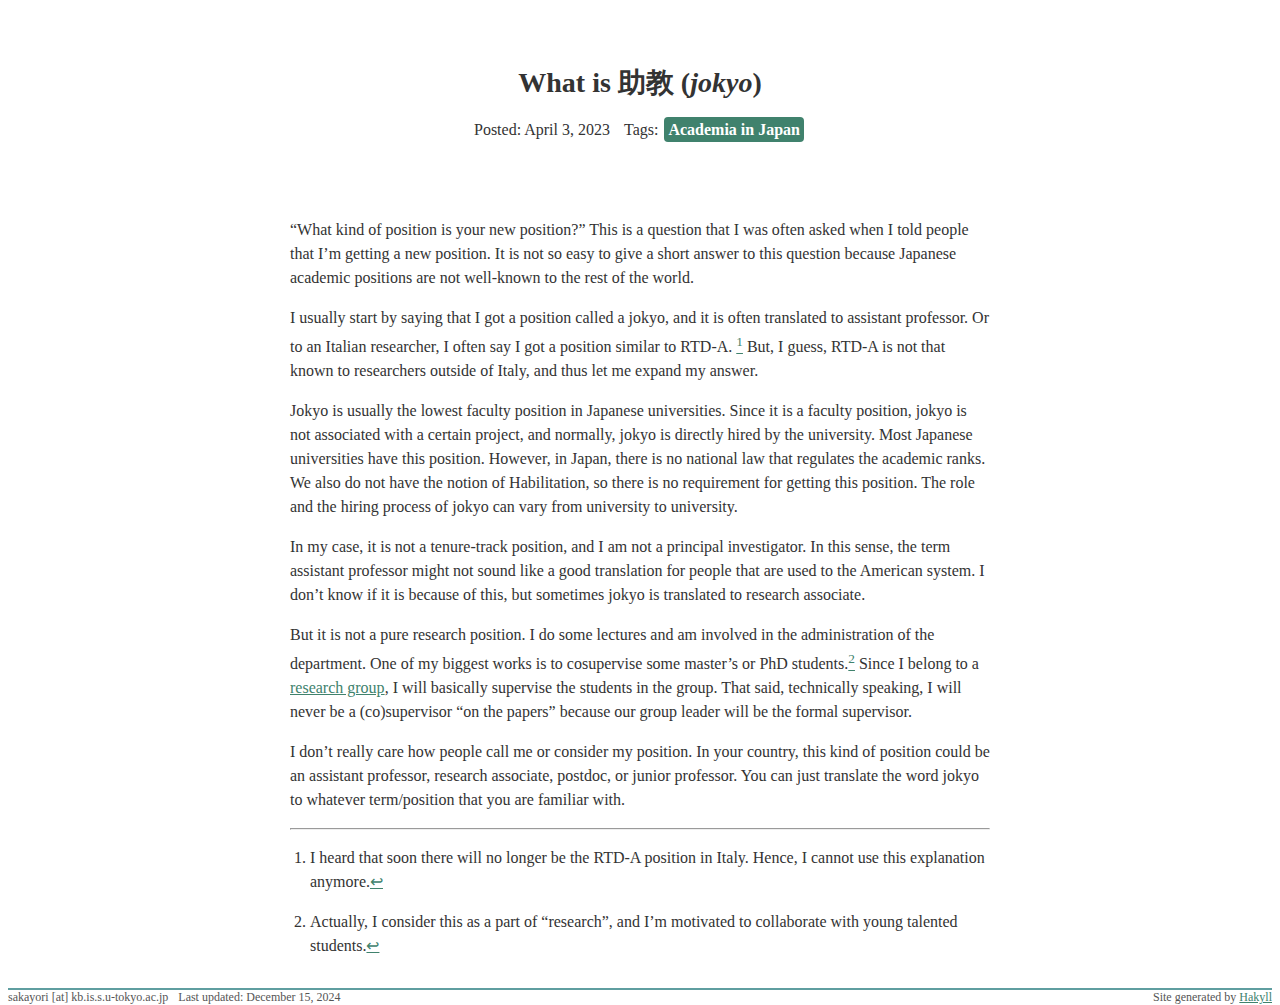
<file: docs/blog/posts/2023-04-03.html>
<!doctype html>
<html lang="en">
    <head>
        <meta charset="utf-8">
        <meta http-equiv="x-ua-compatible" content="ie=edge">
        <meta name="viewport" content="width=device-width, initial-scale=1">
        <link rel="stylesheet" href="../../css/posts.css" />
    </head>
    <body>
      <script src="../../scripts/theme.js"></script>
      <header class="article-header">
        <div id="header-title"><h1>What is 助教 (<em>jokyo</em>)</h1></div>
        <div id="container">
          <span id="header-date">Posted: April  3, 2023</span>
          <span id="tags" style="margin-left: 10px;">Tags: <span class="tag">Academia in Japan</span></span>
        </div>
    <!-- Matomo -->
    <script>
        var _paq = window._paq = window._paq || [];
        /* tracker methods like "setCustomDimension" should be called before "trackPageView" */
        _paq.push(['trackPageView']);
        _paq.push(['enableLinkTracking']);
        (function() {
            var u="https://ks-sakura-vps.tokyo:11443/";
            _paq.push(['setTrackerUrl', u+'matomo.php']);
            _paq.push(['setSiteId', '2']);
            var d=document, g=d.createElement('script'),  s=d.getElementsByTagName('script')[0];
            g.async=true; g.src=u+'matomo.js'; s.parentNode.insertBefore(g,s);
        })();
    </script>
    <!-- End Matomo Code -->

      </header>
      <main>
        <div id="content">
          <p>“What kind of position is your new position?”
This is a question that I was often asked when I told people that I’m getting a new position.
It is not so easy to give a short answer to this question because Japanese academic positions are not well-known to the rest of the world.</p>
<p>I usually start by saying that I got a position called a jokyo, and it is often translated to assistant professor.
Or to an Italian researcher, I often say I got a position similar to RTD-A. <a href="#fn1" class="footnote-ref" id="fnref1" role="doc-noteref"><sup>1</sup></a>
But, I guess, RTD-A is not that known to researchers outside of Italy, and thus let me expand my answer.</p>
<p>Jokyo is usually the lowest faculty position in Japanese universities.
Since it is a faculty position, jokyo is not associated with a certain project, and normally, jokyo is directly hired by the university.
Most Japanese universities have this position.
However, in Japan, there is no national law that regulates the academic ranks.
We also do not have the notion of Habilitation, so there is no requirement for getting this position.
The role and the hiring process of jokyo can vary from university to university.</p>
<p>In my case, it is not a tenure-track position, and I am not a principal investigator.
In this sense, the term assistant professor might not sound like a good translation for people that are used to the American system.
I don’t know if it is because of this, but sometimes jokyo is translated to research associate.</p>
<p>But it is not a pure research position.
I do some lectures and am involved in the administration of the department.
One of my biggest works is to cosupervise some master’s or PhD students.<a href="#fn2" class="footnote-ref" id="fnref2" role="doc-noteref"><sup>2</sup></a>
Since I belong to a <a href="https://www.kb.is.s.u-tokyo.ac.jp">research group</a>, I will basically supervise the students in the group.
That said, technically speaking, I will never be a (co)supervisor “on the papers” because our group leader will be the formal supervisor.</p>
<p>I don’t really care how people call me or consider my position.
In your country, this kind of position could be an assistant professor, research associate, postdoc, or junior professor.
You can just translate the word jokyo to whatever term/position that you are familiar with.</p>
<section id="footnotes" class="footnotes footnotes-end-of-document" role="doc-endnotes">
<hr />
<ol>
<li id="fn1"><p>I heard that soon there will no longer be the RTD-A position in Italy. Hence, I cannot use this explanation anymore.<a href="#fnref1" class="footnote-back" role="doc-backlink">↩︎</a></p></li>
<li id="fn2"><p>Actually, I consider this as a part of “research”, and I’m motivated to collaborate with young talented students.<a href="#fnref2" class="footnote-back" role="doc-backlink">↩︎</a></p></li>
</ol>
</section>
        </div>
      </main>
        <footer>
          <div id="contact">
	        sakayori [at] kb.is.s.u-tokyo.ac.jp
          </div>
          
          <div id="last-updated">
            Last updated: December 15, 2024
          </div>
          
          <div id="hakyll">
            Site generated by
            <a href="http://jaspervdj.be/hakyll">Hakyll</a>
          </div>
        </footer>

</html>
</file>
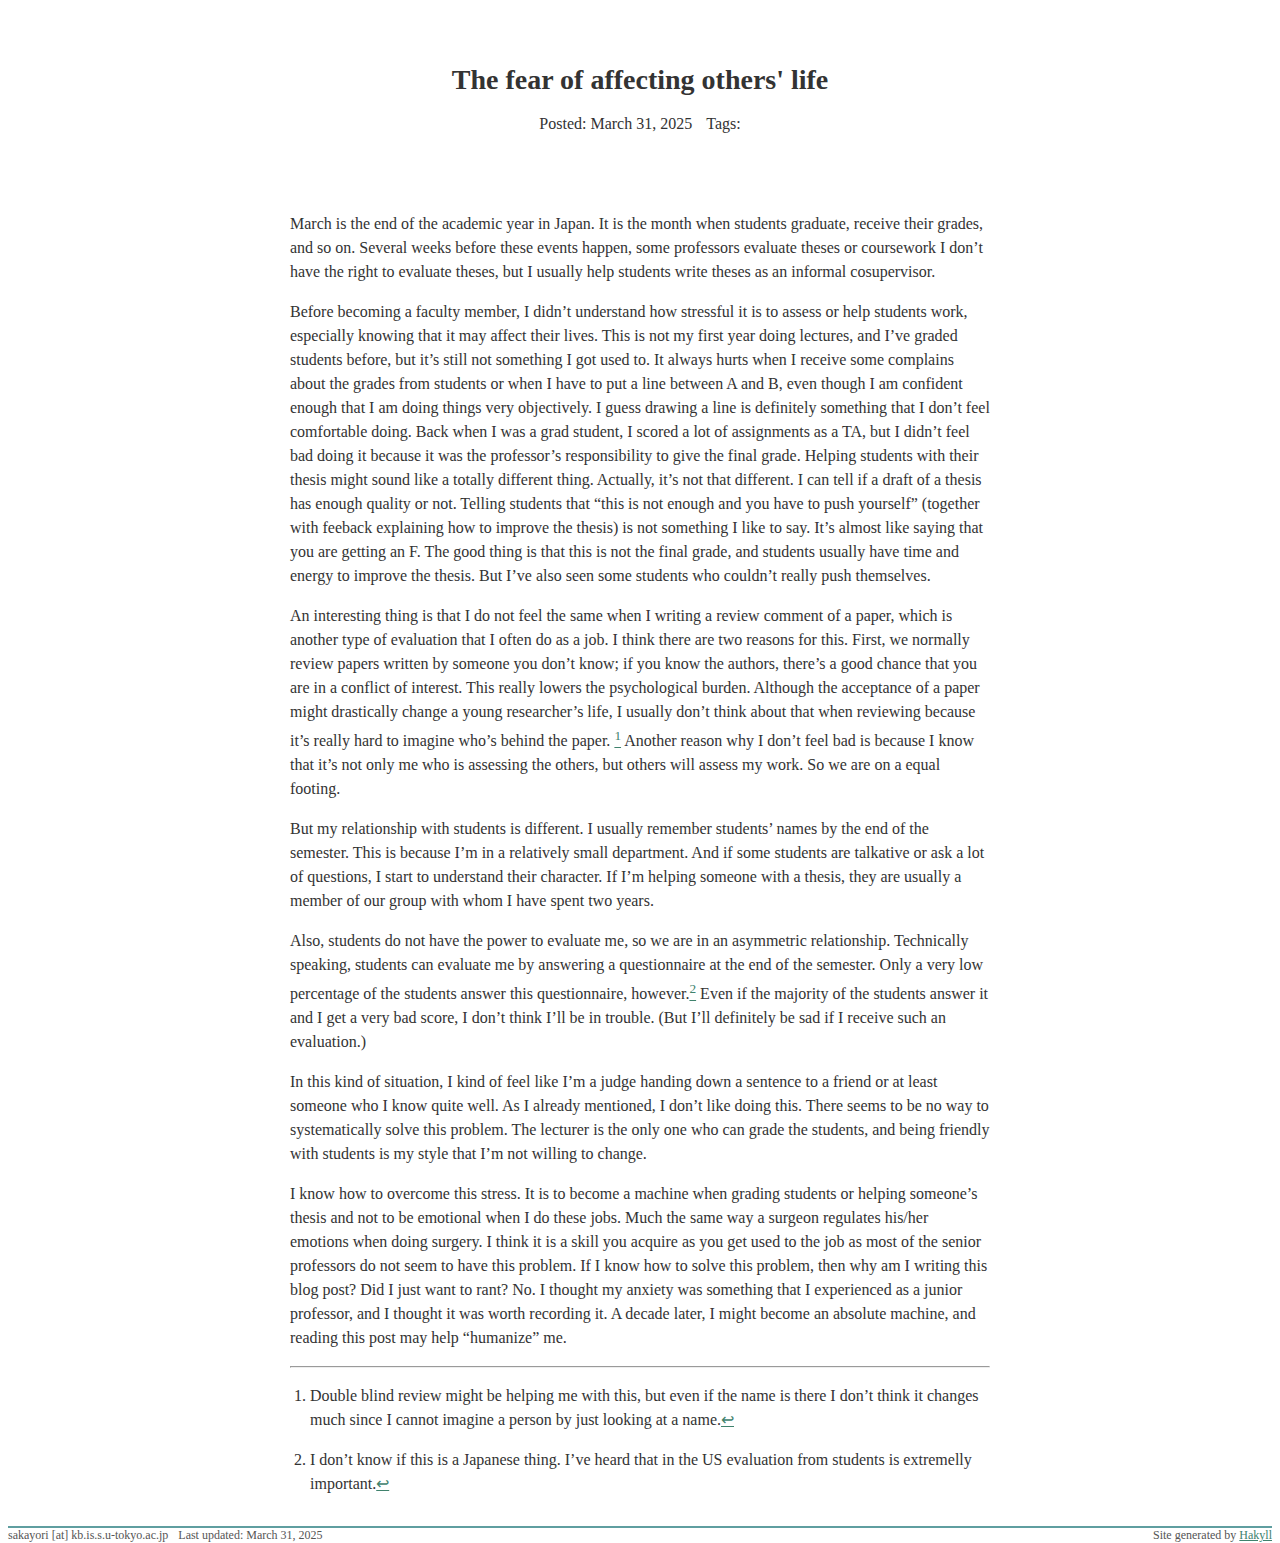
<file: docs/blog/posts/2025-03-31.html>
<!doctype html>
<html lang="en">
    <head>
        <meta charset="utf-8">
        <meta http-equiv="x-ua-compatible" content="ie=edge">
        <meta name="viewport" content="width=device-width, initial-scale=1">
        <link rel="stylesheet" href="../../css/posts.css" />
    </head>
    <body>
      <script src="../../scripts/theme.js"></script>
      <header class="article-header">
        <div id="header-title"><h1>The fear of affecting others' life</h1></div>
        <div id="container">
          <span id="header-date">Posted: March 31, 2025</span>
          <span id="tags" style="margin-left: 10px;">Tags: </span>
        </div>
    <!-- Matomo -->
    <script>
        var _paq = window._paq = window._paq || [];
        /* tracker methods like "setCustomDimension" should be called before "trackPageView" */
        _paq.push(['trackPageView']);
        _paq.push(['enableLinkTracking']);
        (function() {
            var u="https://ks-sakura-vps.tokyo:11443/";
            _paq.push(['setTrackerUrl', u+'matomo.php']);
            _paq.push(['setSiteId', '2']);
            var d=document, g=d.createElement('script'),  s=d.getElementsByTagName('script')[0];
            g.async=true; g.src=u+'matomo.js'; s.parentNode.insertBefore(g,s);
        })();
    </script>
    <!-- End Matomo Code -->

      </header>
      <main>
        <div id="content">
          <p>March is the end of the academic year in Japan.
It is the month when students graduate, receive their grades, and so on.
Several weeks before these events happen, some professors evaluate theses or coursework
I don’t have the right to evaluate theses, but I usually help students write theses as an informal cosupervisor.</p>
<p>Before becoming a faculty member, I didn’t understand how stressful it is to assess or help students work, especially knowing that it may affect their lives.
This is not my first year doing lectures, and I’ve graded students before, but it’s still not something I got used to.
It always hurts when I receive some complains about the grades from students or when I have to put a line between A and B, even though I am confident enough that I am doing things very objectively.
I guess drawing a line is definitely something that I don’t feel comfortable doing.
Back when I was a grad student, I scored a lot of assignments as a TA, but I didn’t feel bad doing it because it was the professor’s responsibility to give the final grade.
Helping students with their thesis might sound like a totally different thing.
Actually, it’s not that different.
I can tell if a draft of a thesis has enough quality or not.
Telling students that “this is not enough and you have to push yourself” (together with feeback explaining how to improve the thesis) is not something I like to say.
It’s almost like saying that you are getting an F.
The good thing is that this is not the final grade, and students usually have time and energy to improve the thesis.
But I’ve also seen some students who couldn’t really push themselves.</p>
<p>An interesting thing is that I do not feel the same when I writing a review comment of a paper, which is another type of evaluation that I often do as a job.
I think there are two reasons for this.
First, we normally review papers written by someone you don’t know; if you know the authors, there’s a good chance that you are in a conflict of interest.
This really lowers the psychological burden.
Although the acceptance of a paper might drastically change a young researcher’s life, I usually don’t think about that when reviewing because it’s really hard to imagine who’s behind the paper. <a href="#fn1" class="footnote-ref" id="fnref1" role="doc-noteref"><sup>1</sup></a>
Another reason why I don’t feel bad is because I know that it’s not only me who is assessing the others, but others will assess my work.
So we are on a equal footing.</p>
<p>But my relationship with students is different.
I usually remember students’ names by the end of the semester.
This is because I’m in a relatively small department.
And if some students are talkative or ask a lot of questions, I start to understand their character.
If I’m helping someone with a thesis, they are usually a member of our group with whom I have spent two years.</p>
<p>Also, students do not have the power to evaluate me, so we are in an asymmetric relationship.
Technically speaking, students can evaluate me by answering a questionnaire at the end of the semester.
Only a very low percentage of the students answer this questionnaire, however.<a href="#fn2" class="footnote-ref" id="fnref2" role="doc-noteref"><sup>2</sup></a>
Even if the majority of the students answer it and I get a very bad score, I don’t think I’ll be in trouble.
(But I’ll definitely be sad if I receive such an evaluation.)</p>
<p>In this kind of situation, I kind of feel like I’m a judge handing down a sentence to a friend or at least someone who I know quite well.
As I already mentioned, I don’t like doing this.
There seems to be no way to systematically solve this problem.
The lecturer is the only one who can grade the students, and being friendly with students is my style that I’m not willing to change.</p>
<p>I know how to overcome this stress.
It is to become a machine when grading students or helping someone’s thesis and not to be emotional when I do these jobs.
Much the same way a surgeon regulates his/her emotions when doing surgery.
I think it is a skill you acquire as you get used to the job as most of the senior professors do not seem to have this problem.
If I know how to solve this problem, then why am I writing this blog post?
Did I just want to rant?
No.
I thought my anxiety was something that I experienced as a junior professor, and I thought it was worth recording it.
A decade later, I might become an absolute machine, and reading this post may help “humanize” me.</p>
<section id="footnotes" class="footnotes footnotes-end-of-document" role="doc-endnotes">
<hr />
<ol>
<li id="fn1"><p>Double blind review might be helping me with this, but even if the name is there I don’t think it changes much since I cannot imagine a person by just looking at a name.<a href="#fnref1" class="footnote-back" role="doc-backlink">↩︎</a></p></li>
<li id="fn2"><p>I don’t know if this is a Japanese thing. I’ve heard that in the US evaluation from students is extremelly important.<a href="#fnref2" class="footnote-back" role="doc-backlink">↩︎</a></p></li>
</ol>
</section>
        </div>
      </main>
        <footer>
          <div id="contact">
	        sakayori [at] kb.is.s.u-tokyo.ac.jp
          </div>
          
          <div id="last-updated">
            Last updated: March 31, 2025
          </div>
          
          <div id="hakyll">
            Site generated by
            <a href="http://jaspervdj.be/hakyll">Hakyll</a>
          </div>
        </footer>

</html>
</file>
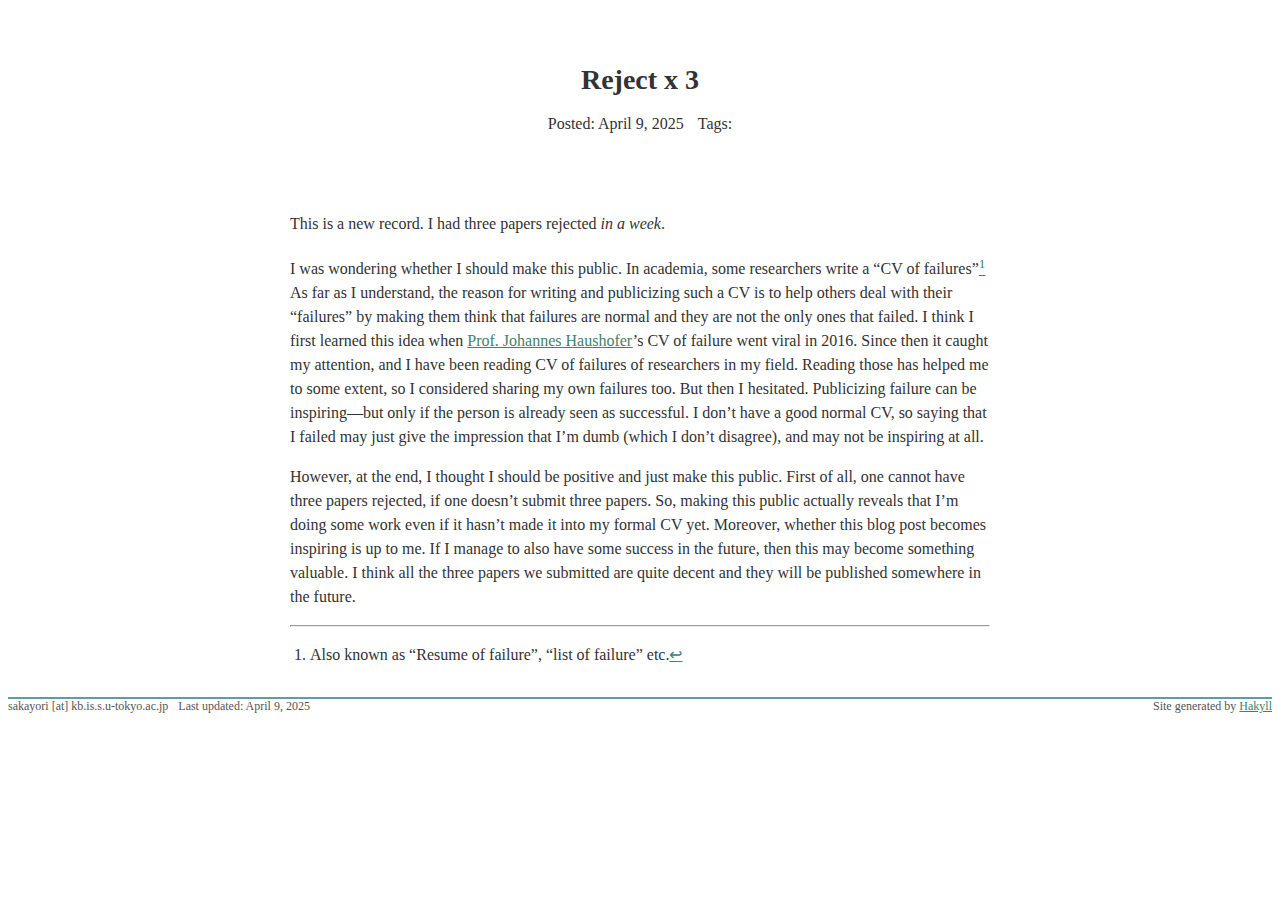
<file: docs/blog/posts/2025-04-09.html>
<!doctype html>
<html lang="en">
    <head>
        <meta charset="utf-8">
        <meta http-equiv="x-ua-compatible" content="ie=edge">
        <meta name="viewport" content="width=device-width, initial-scale=1">
        <link rel="stylesheet" href="../../css/posts.css" />
    </head>
    <body>
      <script src="../../scripts/theme.js"></script>
      <header class="article-header">
        <div id="header-title"><h1>Reject x 3</h1></div>
        <div id="container">
          <span id="header-date">Posted: April  9, 2025</span>
          <span id="tags" style="margin-left: 10px;">Tags: </span>
        </div>
    <!-- Matomo -->
    <script>
        var _paq = window._paq = window._paq || [];
        /* tracker methods like "setCustomDimension" should be called before "trackPageView" */
        _paq.push(['trackPageView']);
        _paq.push(['enableLinkTracking']);
        (function() {
            var u="https://ks-sakura-vps.tokyo:11443/";
            _paq.push(['setTrackerUrl', u+'matomo.php']);
            _paq.push(['setSiteId', '2']);
            var d=document, g=d.createElement('script'),  s=d.getElementsByTagName('script')[0];
            g.async=true; g.src=u+'matomo.js'; s.parentNode.insertBefore(g,s);
        })();
    </script>
    <!-- End Matomo Code -->

      </header>
      <main>
        <div id="content">
          <p>This is a new record.
I had three papers rejected <em>in a week</em>.</p>
<p>I was wondering whether I should make this public.
In academia, some researchers write a “CV of failures”<a href="#fn1" class="footnote-ref" id="fnref1" role="doc-noteref"><sup>1</sup></a>
As far as I understand, the reason for writing and publicizing such a CV is to help others deal with their “failures” by making them think that failures are normal and they are not the only ones that failed.
I think I first learned this idea when <a href="https://johanneshaushofer.com/cv-bio">Prof. Johannes Haushofer</a>’s CV of failure went viral in 2016.
Since then it caught my attention, and I have been reading CV of failures of researchers in my field.
Reading those has helped me to some extent, so I considered sharing my own failures too.
But then I hesitated. Publicizing failure can be inspiring—but only if the person is already seen as successful.
I don’t have a good normal CV, so saying that I failed may just give the impression that I’m dumb (which I don’t disagree), and may not be inspiring at all.</p>
<p>However, at the end, I thought I should be positive and just make this public.
First of all, one cannot have three papers rejected, if one doesn’t submit three papers.
So, making this public actually reveals that I’m doing some work even if it hasn’t made it into my formal CV yet.
Moreover, whether this blog post becomes inspiring is up to me.
If I manage to also have some success in the future, then this may become something valuable.
I think all the three papers we submitted are quite decent and they will be published somewhere in the future.</p>
<section id="footnotes" class="footnotes footnotes-end-of-document" role="doc-endnotes">
<hr />
<ol>
<li id="fn1"><p>Also known as “Resume of failure”, “list of failure” etc.<a href="#fnref1" class="footnote-back" role="doc-backlink">↩︎</a></p></li>
</ol>
</section>
        </div>
      </main>
        <footer>
          <div id="contact">
	        sakayori [at] kb.is.s.u-tokyo.ac.jp
          </div>
          
          <div id="last-updated">
            Last updated: April  9, 2025
          </div>
          
          <div id="hakyll">
            Site generated by
            <a href="http://jaspervdj.be/hakyll">Hakyll</a>
          </div>
        </footer>

</html>
</file>
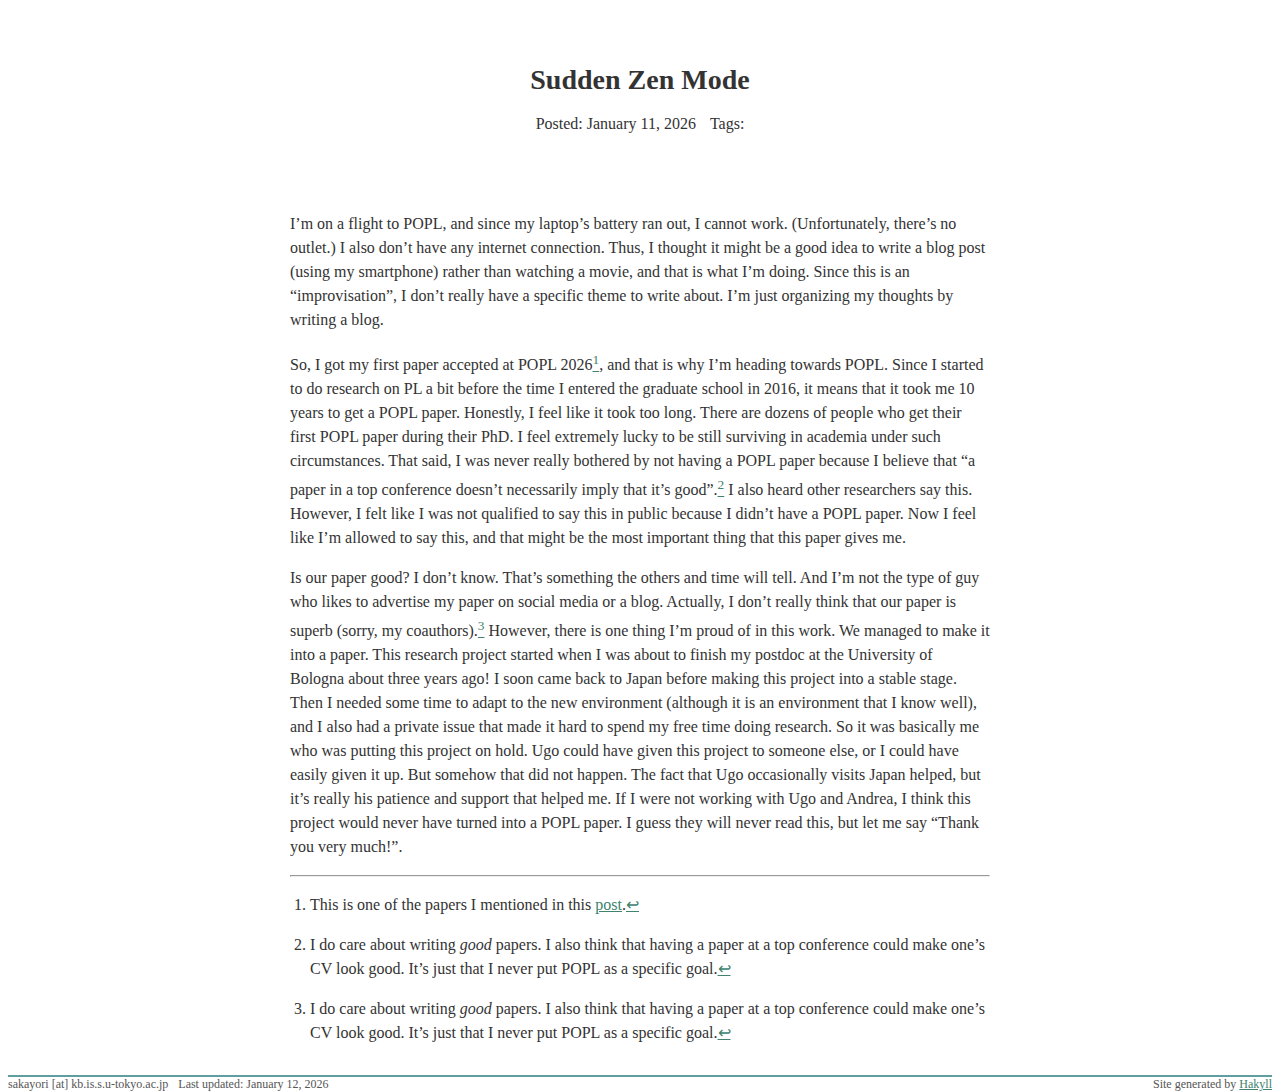
<file: docs/blog/posts/2026-01-11.html>
<!doctype html>
<html lang="en">
    <head>
        <meta charset="utf-8">
        <meta http-equiv="x-ua-compatible" content="ie=edge">
        <meta name="viewport" content="width=device-width, initial-scale=1">
        <link rel="stylesheet" href="../../css/posts.css" />
    </head>
    <body>
      <script src="../../scripts/theme.js"></script>
      <header class="article-header">
        <div id="header-title"><h1>Sudden Zen Mode</h1></div>
        <div id="container">
          <span id="header-date">Posted: January 11, 2026</span>
          <span id="tags" style="margin-left: 10px;">Tags: </span>
        </div>
    <!-- Matomo -->
    <script>
        var _paq = window._paq = window._paq || [];
        /* tracker methods like "setCustomDimension" should be called before "trackPageView" */
        _paq.push(['trackPageView']);
        _paq.push(['enableLinkTracking']);
        (function() {
            var u="https://ks-sakura-vps.tokyo:11443/";
            _paq.push(['setTrackerUrl', u+'matomo.php']);
            _paq.push(['setSiteId', '2']);
            var d=document, g=d.createElement('script'),  s=d.getElementsByTagName('script')[0];
            g.async=true; g.src=u+'matomo.js'; s.parentNode.insertBefore(g,s);
        })();
    </script>
    <!-- End Matomo Code -->

      </header>
      <main>
        <div id="content">
          <p>I’m on a flight to POPL, and since my laptop’s battery ran out, I cannot work.
(Unfortunately, there’s no outlet.)
I also don’t have any internet connection.
Thus, I thought it might be a good idea to write a blog post (using my smartphone) rather than watching a movie, and that is what I’m doing.
Since this is an “improvisation”, I don’t really have a specific theme to write about.
I’m just organizing my thoughts by writing a blog.</p>
<p>So, I got my first paper accepted at POPL 2026<a href="#fn1" class="footnote-ref" id="fnref1" role="doc-noteref"><sup>1</sup></a>, and that is why I’m heading towards POPL.
Since I started to do research on PL a bit before the time I entered the graduate school in 2016, it means that it took me 10 years to get a POPL paper.
Honestly, I feel like it took too long.
There are dozens of people who get their first POPL paper during their PhD.
I feel extremely lucky to be still surviving in academia under such circumstances.
That said, I was never really bothered by not having a POPL paper because I believe that “a paper in a top conference doesn’t necessarily imply that it’s good”.<a href="#fn2" class="footnote-ref" id="fnref2" role="doc-noteref"><sup>2</sup></a>
I also heard other researchers say this.
However, I felt like I was not qualified to say this in public because I didn’t have a POPL paper.
Now I feel like I’m allowed to say this, and that might be the most important thing that this paper gives me.</p>
<p>Is our paper good?
I don’t know.
That’s something the others and time will tell.
And I’m not the type of guy who likes to advertise my paper on social media or a blog.
Actually, I don’t really think that our paper is superb (sorry, my coauthors).<a href="#fn3" class="footnote-ref" id="fnref3" role="doc-noteref"><sup>3</sup></a>
However, there is one thing I’m proud of in this work.
We managed to make it into a paper.
This research project started when I was about to finish my postdoc at the University of Bologna about three years ago!
I soon came back to Japan before making this project into a stable stage.
Then I needed some time to adapt to the new environment (although it is an environment that I know well), and I also had a private issue that made it hard to spend my free time doing research.
So it was basically me who was putting this project on hold.
Ugo could have given this project to someone else, or I could have easily given it up.
But somehow that did not happen.
The fact that Ugo occasionally visits Japan helped, but it’s really his patience and support that helped me.
If I were not working with Ugo and Andrea, I think this project would never have turned into a POPL paper.
I guess they will never read this, but let me say “Thank you very much!”.</p>
<section id="footnotes" class="footnotes footnotes-end-of-document" role="doc-endnotes">
<hr />
<ol>
<li id="fn1"><p>This is one of the papers I mentioned in this <a href="./2025-04-09.html">post</a>.<a href="#fnref1" class="footnote-back" role="doc-backlink">↩︎</a></p></li>
<li id="fn2"><p>I do care about writing <em>good</em> papers. I also think that having a paper at a top conference could make one’s CV look good. It’s just that I never put POPL as a specific goal.<a href="#fnref2" class="footnote-back" role="doc-backlink">↩︎</a></p></li>
<li id="fn3"><p>I do care about writing <em>good</em> papers. I also think that having a paper at a top conference could make one’s CV look good. It’s just that I never put POPL as a specific goal.<a href="#fnref3" class="footnote-back" role="doc-backlink">↩︎</a></p></li>
</ol>
</section>
        </div>
      </main>
        <footer>
          <div id="contact">
	        sakayori [at] kb.is.s.u-tokyo.ac.jp
          </div>
          
          <div id="last-updated">
            Last updated: January 12, 2026
          </div>
          
          <div id="hakyll">
            Site generated by
            <a href="http://jaspervdj.be/hakyll">Hakyll</a>
          </div>
        </footer>

</html>
</file>
<file: docs/css/default.css>
body{font-size:16px;font-family:"Helvetica","Noto Sans JP","Arial",sans-serif;padding:0;margin:0px 0.5em 0px 0.5em;width:auto}.light-theme{color:#333;background:white}.light-theme h1{font-size:24px}.light-theme h2{font-size:20px;border-color:#5F9EA0;border-width:0pt 0pt 0pt 5pt;border-style:solid;padding-left:0.5em}.light-theme li{margin-bottom:5px}.light-theme .highlighted-text{color:#5F9EA0;font-weight:bold}.light-theme a{color:#40826d}.light-theme a:hover{color:#782725;text-decoration:none}.light-theme footer{border-top:solid 2px #5F9EA0;color:#555555}.light-theme div.info{color:#555555}.dark-theme{color:white;background:#1d1f21}.dark-theme h1{font-size:24px}.dark-theme h2{font-size:20px;border-color:#5F9EA0;border-width:0pt 0pt 0pt 5pt;border-style:solid;padding-left:0.5em}.dark-theme li{margin-bottom:5px}.dark-theme .highlighted-text{color:#5F9EA0;font-weight:bold}.dark-theme a{color:#40B5AD}.dark-theme a:hover{color:#782725;text-decoration:none}.dark-theme footer{border-top:solid 2px #5F9EA0;color:#555555}.dark-theme div.info{color:#555555}.math{font-family:"Latin Modern","Latin Modern Math"}div#content{max-width:1280px;margin:0 auto}div#header{border-bottom:2px solid gray;margin-bottom:30px;padding:0}div#header #logo a:hover{color:#555555}div#header #navigation{text-align:right}div#header #navigation a{color:black;font-size:18px;font-weight:bold;margin-left:12px;text-decoration:none;text-transform:uppercase}div#header #navigation a:hover{color:#555555}div#logo a{color:black;float:left;font-size:18px;font-weight:bold;text-decoration:none}footer{font-size:12px;margin-top:30px;padding:0;text-align:right}footer #contact{float:left}footer #last-updated{float:left;margin:auto 10px}footer #hakyll{text-align:right}div.info{font-size:14px;font-style:italic}
</file>
<file: docs/css/posts.css>
.light-theme{color:#333;background:white}.light-theme a{color:#40826d}.light-theme a:hover{color:#782725;text-decoration:none}.light-theme h2{border-color:#5F9EA0}.light-theme footer{border-top:solid 2px #5F9EA0;color:#555555}.light-theme div.info{color:#555555}.dark-theme{color:white;background:#1d1f21}.dark-theme a{color:#40B5AD}.dark-theme a:hover{color:#782725;text-decoration:none}.dark-theme h2{border-color:#5F9EA0}.dark-theme footer{border-top:solid 2px #5F9EA0;color:#555555}.dark-theme div.info{color:#555555}body{font-size:16px;font-family:"Noto Serif JP",serif;padding:0;margin:0px 0.5em 0px 0.5em;width:auto}body h1{font-size:28px}body h2{font-size:20px;border-width:0pt 0pt 0pt 5pt;border-style:solid;padding-left:0.5em;margin:1em 0 1em}body ul,body ol{padding-left:20px}body li{margin-bottom:5px}body p{line-height:150%}.article-header{padding:45px 0 63px;position:relative;text-align:center}.article-header .tag{margin:0 2px;position:relative;font-weight:bold;background-color:#40826d;color:white;padding:4px 4px;border-radius:0.25rem;white-space:nowrap;z-index:1}div#content{margin:0 auto;padding:0 40px;max-width:700px}.math{font-family:"Latin Modern","Latin Modern Math"}div#header{border-bottom:2px solid gray;margin-bottom:30px;padding:0}div#header #logo a:hover{color:#555555}div#header #navigation{text-align:right}div#header #navigation a{color:black;font-size:18px;font-weight:bold;margin-left:12px;text-decoration:none;text-transform:uppercase}div#header #navigation a:hover{color:#555555}div#logo a{color:black;float:left;font-size:18px;font-weight:bold;text-decoration:none}footer{font-size:12px;margin-top:30px;padding:0;text-align:right}footer #contact{float:left}footer #last-updated{float:left;margin:auto 10px}footer #hakyll{text-align:right}div.info{font-size:14px;font-style:italic}
</file>
